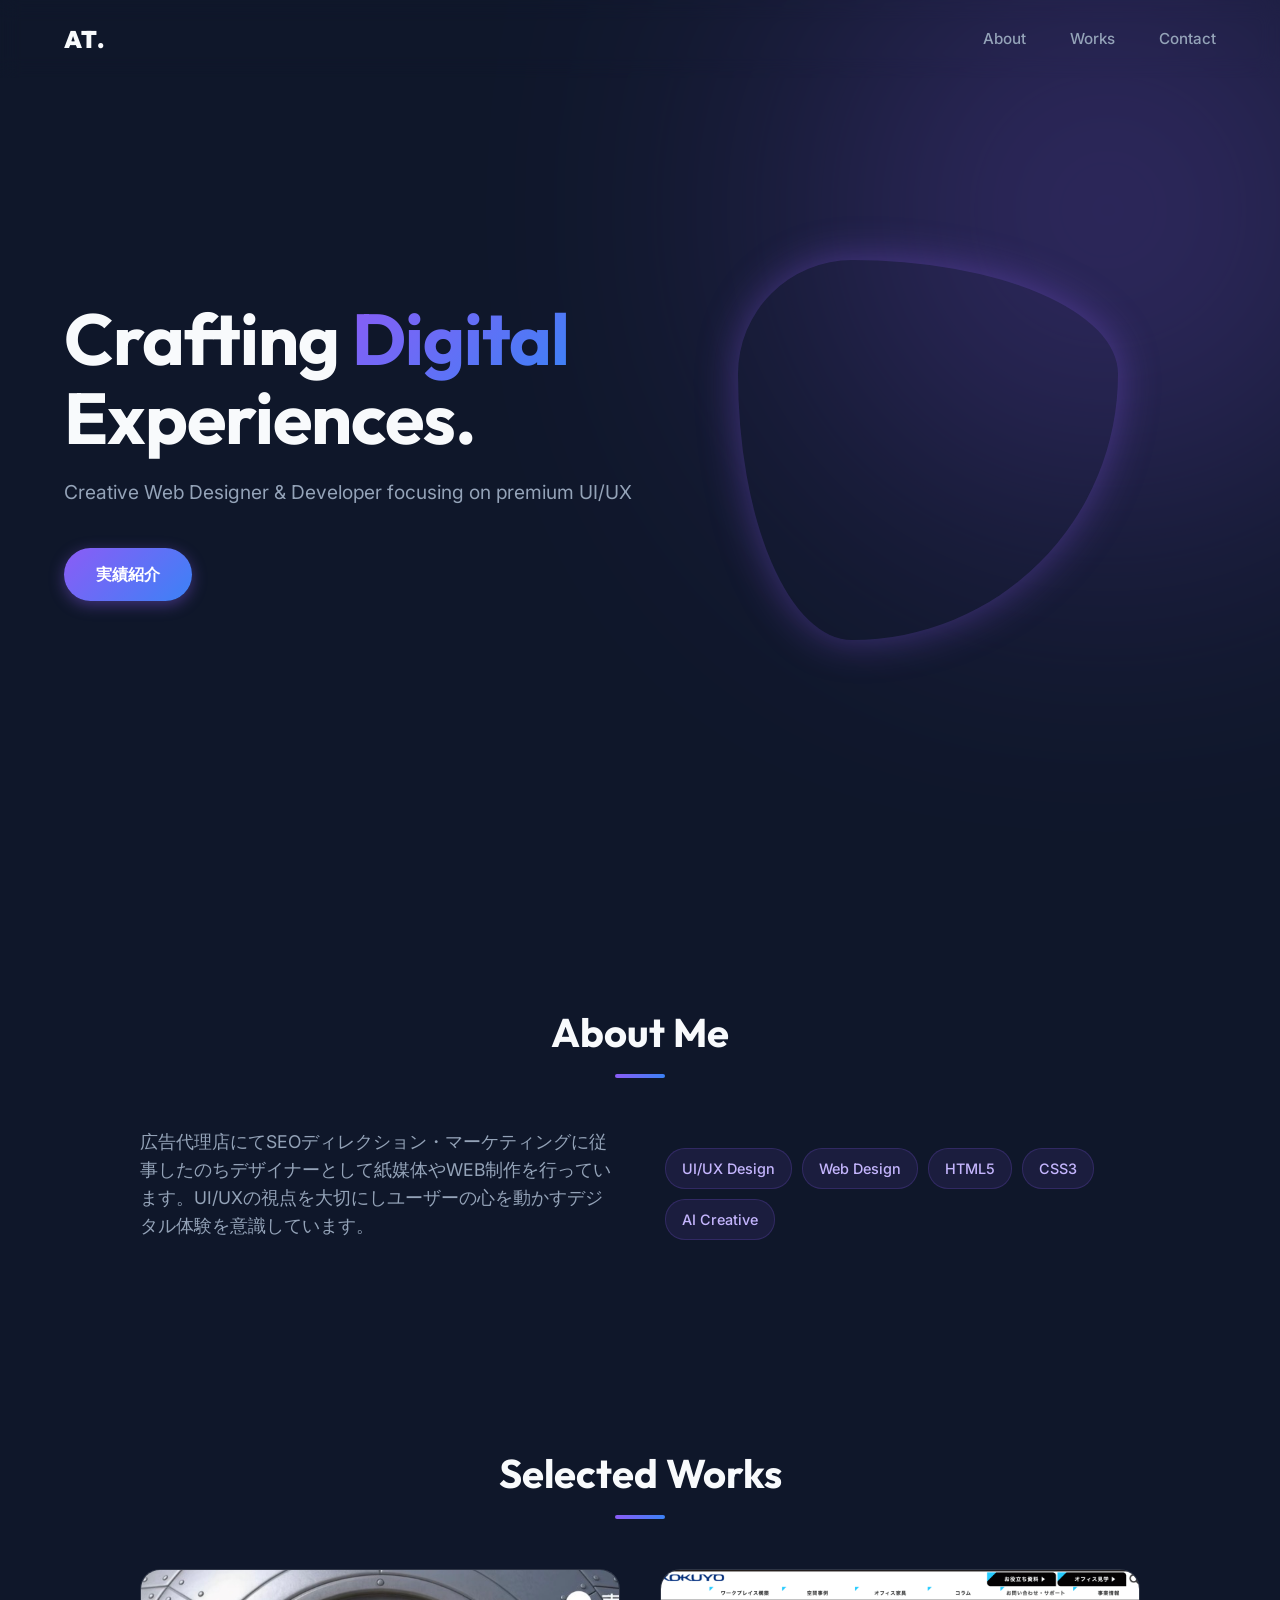
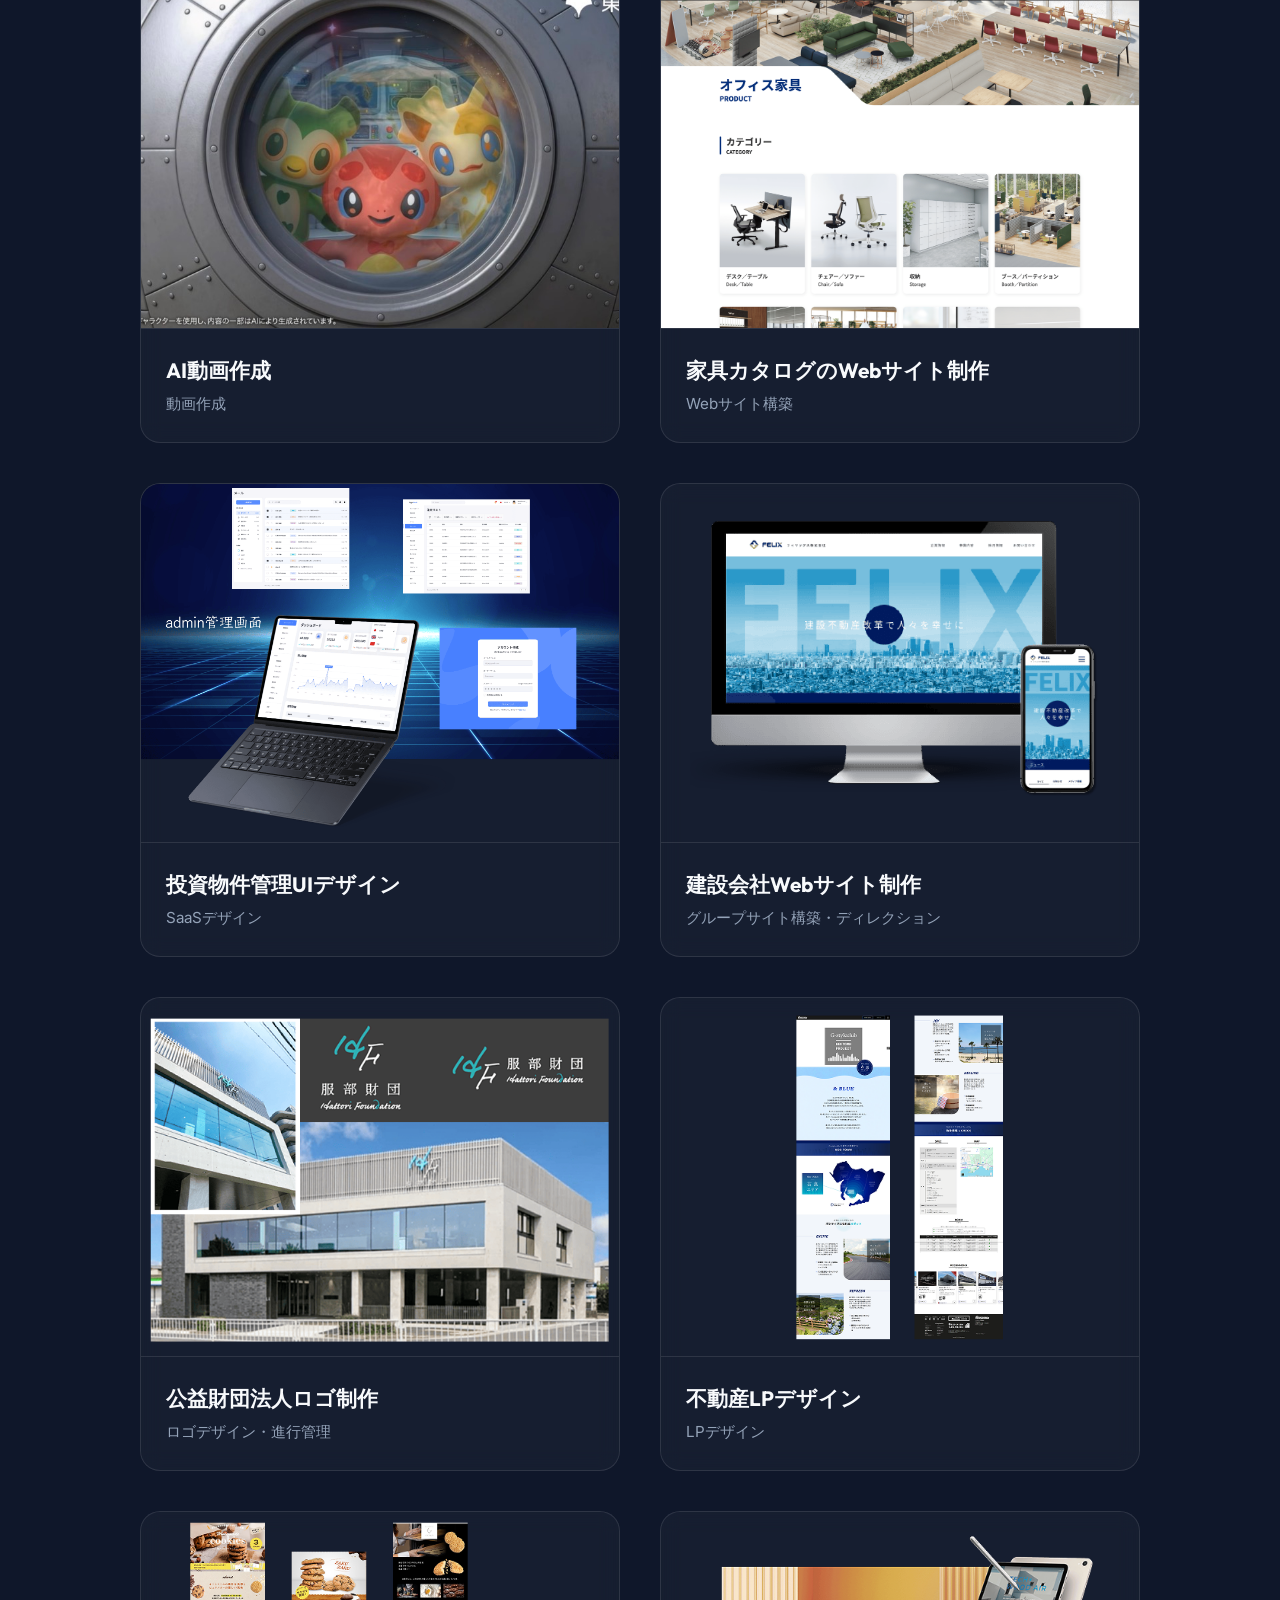
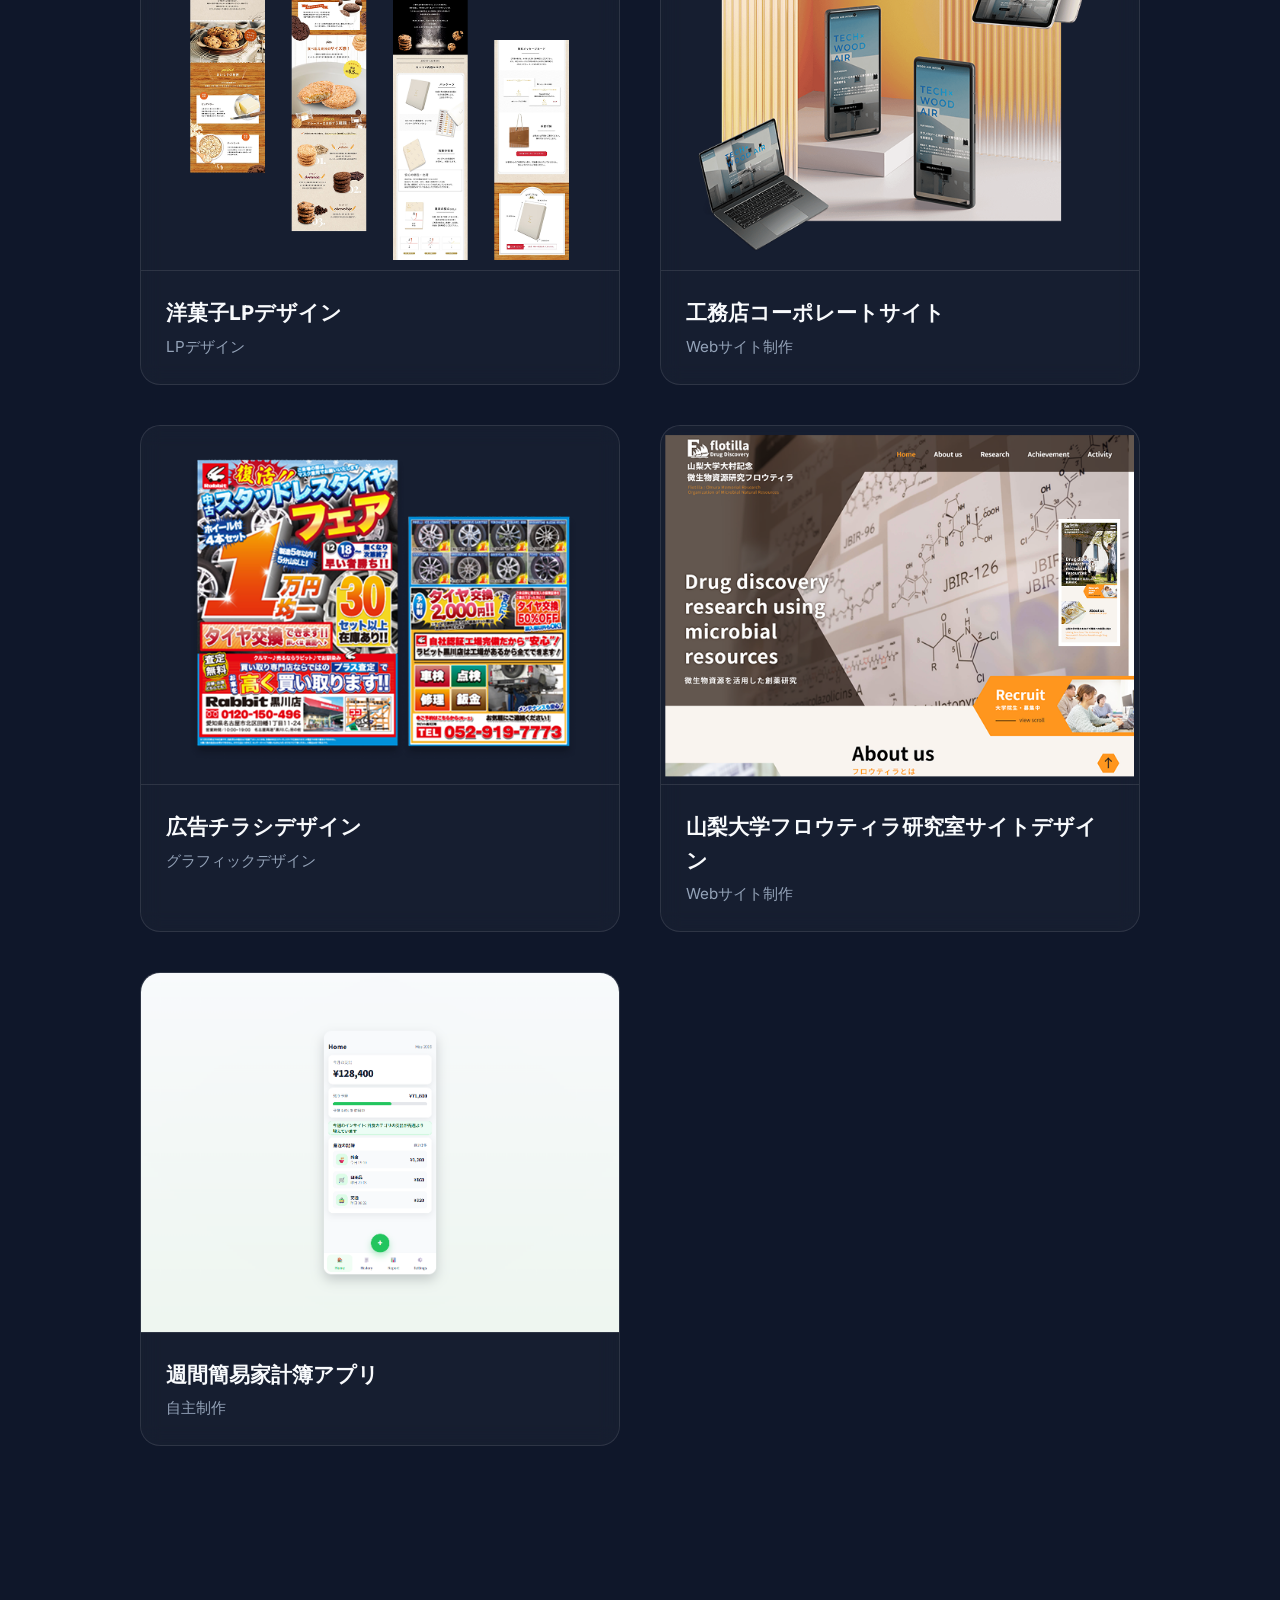
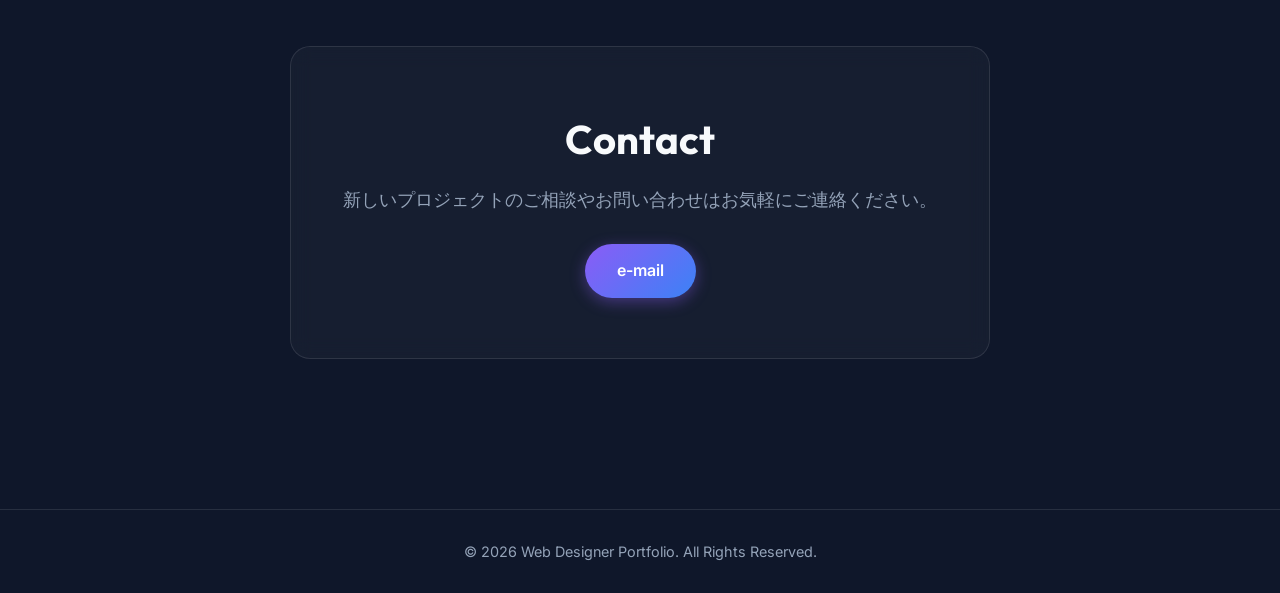
<file: index.html>
<!DOCTYPE html>
<html lang="ja">

<head>
    <meta charset="UTF-8">
    <meta name="viewport" content="width=device-width, initial-scale=1.0">
    <meta name="robots" content="noimageindex">
    <title>AT Portfolio</title>
    <!-- Google Fonts -->
    <link rel="preconnect" href="https://fonts.googleapis.com">
    <link rel="preconnect" href="https://fonts.gstatic.com" crossorigin>
    <link
        href="https://fonts.googleapis.com/css2?family=Inter:wght@400;500;600&family=Outfit:wght@500;700;900&display=swap"
        rel="stylesheet">
    <link rel="stylesheet" href="style.css">
</head>

<body>
    <!-- Navbar -->
    <nav class="navbar">
        <div class="logo">AT.</div>
        <div class="nav-links">
            <a href="#about">About</a>
            <a href="#works">Works</a>
            <a href="#contact">Contact</a>
        </div>
        <div class="burger">
            <div class="line1"></div>
            <div class="line2"></div>
            <div class="line3"></div>
        </div>
    </nav>

    <!-- Hero Section -->
    <section id="hero" class="hero">
        <div class="hero-content">
            <h1 class="hero-title">Crafting <span class="highlight">Digital</span><br>Experiences.</h1>
            <p class="hero-subtitle">Creative Web Designer & Developer focusing on premium UI/UX</p>
            <a href="#works" class="btn primary-btn">実績紹介</a>
        </div>
        <div class="hero-image">
            <div class="hero-image-wrapper glow">
                <!-- <img src="images/profile1.png" alt="Profile Avatar"> -->
            </div>
        </div>
    </section>

    <!-- About Section -->
    <section id="about" class="about section-padding">
        <div class="section-header fade-in">
            <h2>About Me</h2>
            <div class="divider"></div>
        </div>
        <div class="about-grid">
            <div class="about-text fade-in">
                <p>広告代理店にてSEOディレクション・マーケティングに従事したのちデザイナーとして紙媒体やWEB制作を行っています。UI/UXの視点を大切にしユーザーの心を動かすデジタル体験を意識しています。</p>
            </div>
            <div class="skills fade-in">
                <div class="skill-tag">UI/UX Design</div>
                <div class="skill-tag">Web Design</div>
                <div class="skill-tag">HTML5</div>
                <div class="skill-tag">CSS3</div>
                <div class="skill-tag">AI Creative</div>
            </div>
        </div>
    </section>

    <!-- Works Section -->
    <section id="works" class="works section-padding">
        <div class="section-header fade-in">
            <h2>Selected Works</h2>
            <div class="divider"></div>
        </div>
        <div class="works-grid">
            <!-- Work 1 -->
            <div class="work-card glass fade-in">
                <a href="project-1.html" class="work-link">
                    <div class="work-img">
                        <img src="images/work1.jpg" alt="Project 1" loading="lazy" decoding="async">
                        <div class="work-overlay">
                            <span class="btn-sm">View Project</span>
                        </div>
                    </div>
                </a>
                <div class="work-info">
                    <h3>AI動画作成</h3>
                    <p>動画作成</p>
                </div>
            </div>
            <!-- Work 2 -->
            <div class="work-card glass fade-in">
                <a href="project-2.html" class="work-link">
                    <div class="work-img">
                        <img src="images/work2.png" alt="Project 2" loading="lazy" decoding="async">
                        <div class="work-overlay">
                            <span class="btn-sm">View Project</span>
                        </div>
                    </div>
                </a>
                <div class="work-info">
                    <h3>家具カタログのWebサイト制作</h3>
                    <p>Webサイト構築</p>
                </div>
            </div>
            <!-- Work 3 -->
            <div class="work-card glass fade-in">
                <a href="project-3.html" class="work-link">
                    <div class="work-img">
                        <img src="images/works3.png" alt="Project 1" loading="lazy" decoding="async">
                        <div class="work-overlay">
                            <span class="btn-sm">View Project</span>
                        </div>
                    </div>
                </a>
                <div class="work-info">
                    <h3>投資物件管理UIデザイン</h3>
                    <p>SaaSデザイン</p>
                </div>
            </div>
            <!-- Work 4 -->
            <div class="work-card glass fade-in">
                <a href="project-4.html" class="work-link">
                    <div class="work-img">
                        <img src="images/work4.png" alt="Project 2" loading="lazy" decoding="async">
                        <div class="work-overlay">
                            <span class="btn-sm">View Project</span>
                        </div>
                    </div>
                </a>
                <div class="work-info">
                    <h3>建設会社Webサイト制作</h3>
                    <p>グループサイト構築・ディレクション</p>
                </div>
            </div>
            <!-- Work 5 -->
            <div class="work-card glass fade-in">
                <a href="project-5.html" class="work-link">
                    <div class="work-img">
                        <img src="images/work5.png" alt="Project 2" loading="lazy" decoding="async">
                        <div class="work-overlay">
                            <span class="btn-sm">View Project</span>
                        </div>
                    </div>
                </a>
                <div class="work-info">
                    <h3>公益財団法人ロゴ制作</h3>
                    <p>ロゴデザイン・進行管理</p>
                </div>
            </div>
            <!-- Work 6 -->
            <div class="work-card no-hover glass fade-in">
                <div class="work-img">
                    <img src="images/estate-lp.png" alt="Project 6" loading="lazy" decoding="async">
                </div>
                <div class="work-info">
                    <h3>不動産LPデザイン</h3>
                    <p>LPデザイン</p>
                </div>
            </div>
            <!-- Work 7 -->
            <div class="work-card no-hover glass fade-in">
                <div class="work-img">
                    <img src="images/cookie-lp.png" alt="Project 7" loading="lazy" decoding="async">
                </div>
                <div class="work-info">
                    <h3>洋菓子LPデザイン</h3>
                    <p>LPデザイン</p>
                </div>
            </div>
            <!-- Work 8 -->
            <div class="work-card no-hover glass fade-in">
                <div class="work-img">
                    <img src="images/house-coporatesite.png" alt="Project 8" loading="lazy" decoding="async">
                </div>
                <div class="work-info">
                    <h3>工務店コーポレートサイト</h3>
                    <p>Webサイト制作</p>
                </div>
            </div>
            <!-- Work 9 -->
            <div class="work-card no-hover glass fade-in">
                <div class="work-img">
                    <img src="images/rabbit_ad.png" alt="Project 9" loading="lazy" decoding="async">
                </div>
                <div class="work-info">
                    <h3>広告チラシデザイン</h3>
                    <p>グラフィックデザイン</p>
                </div>
            </div>
            <!-- Work 10 -->
            <div class="work-card no-hover glass fade-in">
                <div class="work-img">
                    <img src="images/flotilla.png" alt="Project 10" loading="lazy" decoding="async">
                </div>
                <div class="work-info">
                    <h3>山梨大学フロウティラ研究室サイトデザイン</h3>
                    <p>Webサイト制作</p>
                </div>
            </div>

             <!-- Work 11 -->
            <div class="work-card no-hover glass fade-in">
                <a href="https://at-designs0000.github.io/household-budgeting-app/" target="_blank" rel="noopener noreferrer" class="work-link">
                    <div class="work-img">
                        <img src="images/budget-app.png" alt="Project 10" loading="lazy" decoding="async">
                        <div class="work-overlay">
                            <span class="btn-icon">
                                <svg xmlns="http://www.w3.org/2000/svg" width="20" height="20" viewBox="0 0 24 24" fill="none" stroke="currentColor" stroke-width="2" stroke-linecap="round" stroke-linejoin="round">
                                    <path d="M18 13v6a2 2 0 0 1-2 2H5a2 2 0 0 1-2-2V8a2 2 0 0 1 2-2h6"></path>
                                    <polyline points="15 3 21 3 21 9"></polyline>
                                    <line x1="10" y1="14" x2="21" y2="3"></line>
                                </svg>
                            </span>
                        </div>
                    </div>
                </a>
                <div class="work-info">
                    <h3>週間簡易家計簿アプリ</h3>
                    <p>自主制作</p>
                </div>
        </div>
    </section>

    <!-- Contact Section -->
    <section id="contact" class="contact section-padding">
        <div class="contact-card glass fade-in">
            <h2>Contact</h2>
            <p>新しいプロジェクトのご相談やお問い合わせはお気軽にご連絡ください。</p>
            <a href="mailto:hello@example.com" class="btn primary-btn">e-mail</a>
        </div>
    </section>

    <footer>
        <p>© 2026 Web Designer Portfolio. All Rights Reserved.</p>
    </footer>

    <script src="script.js"></script>
</body>

</html>
</file>
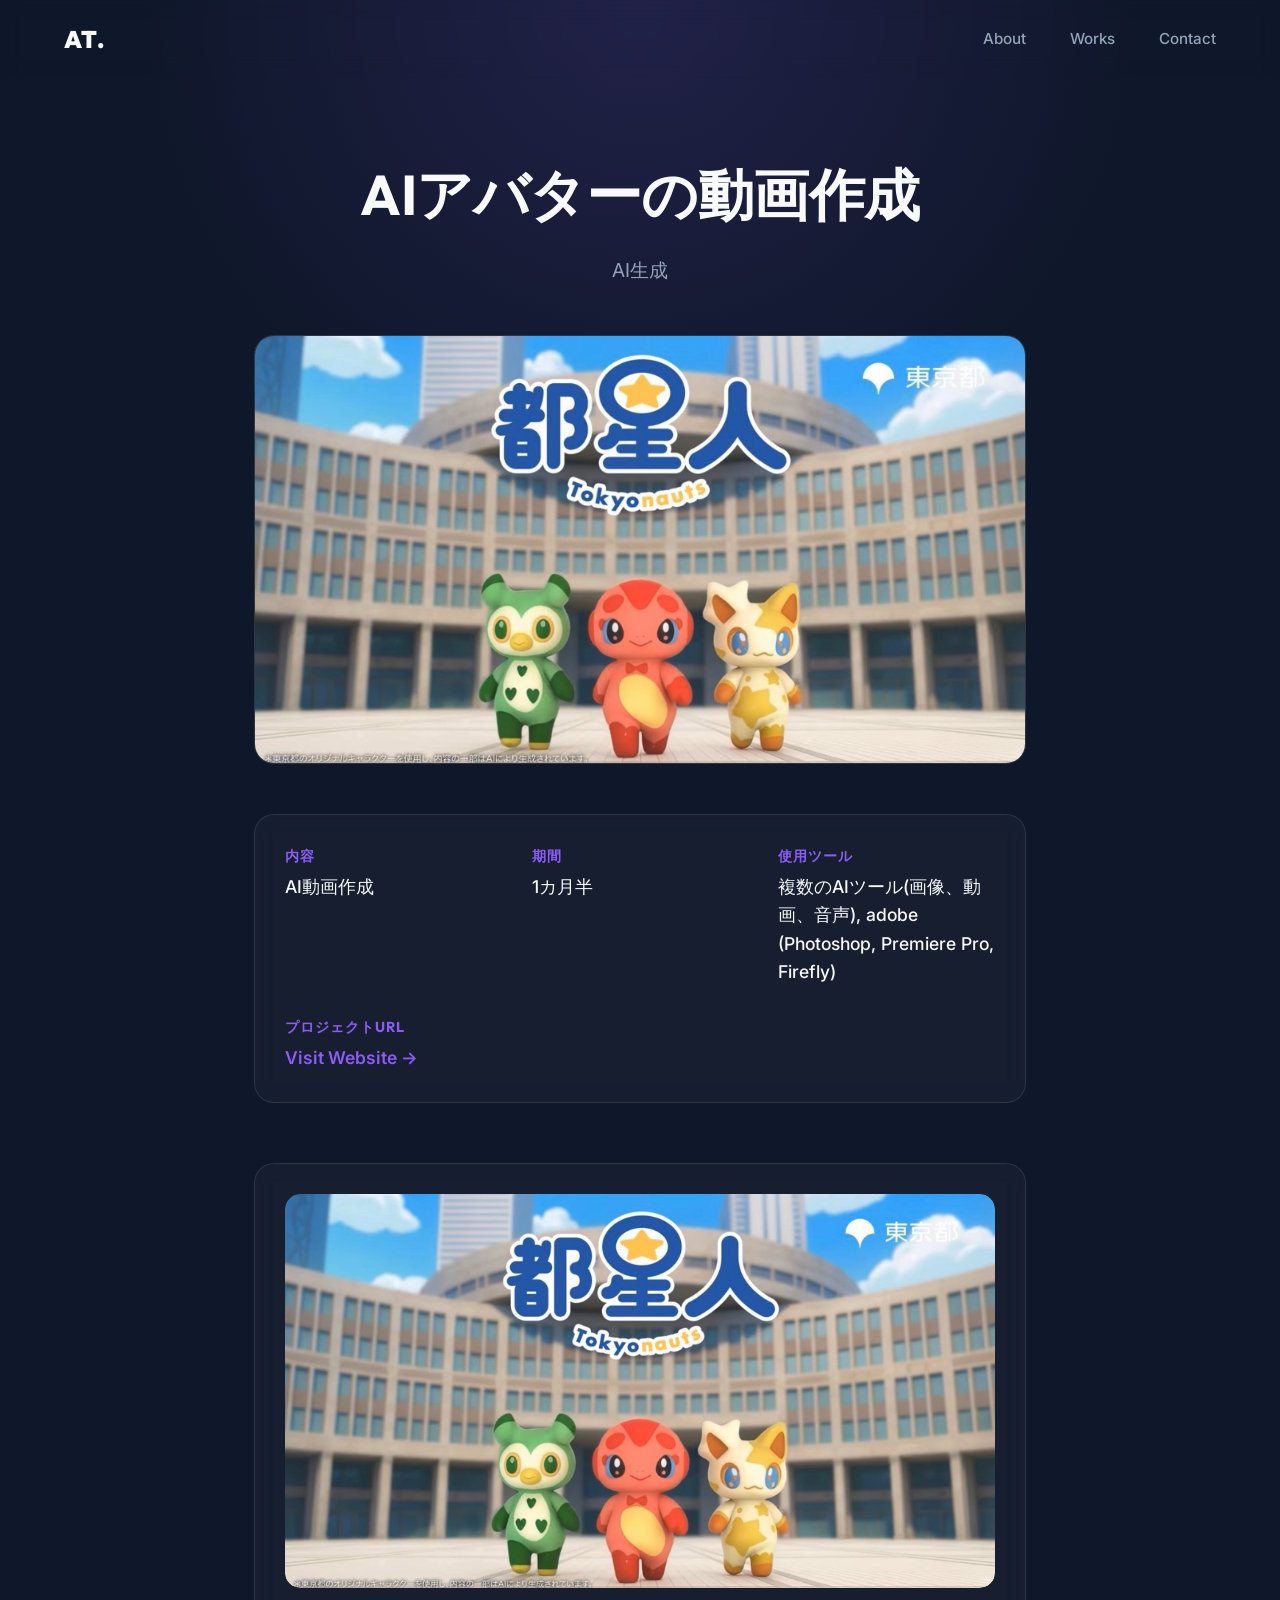
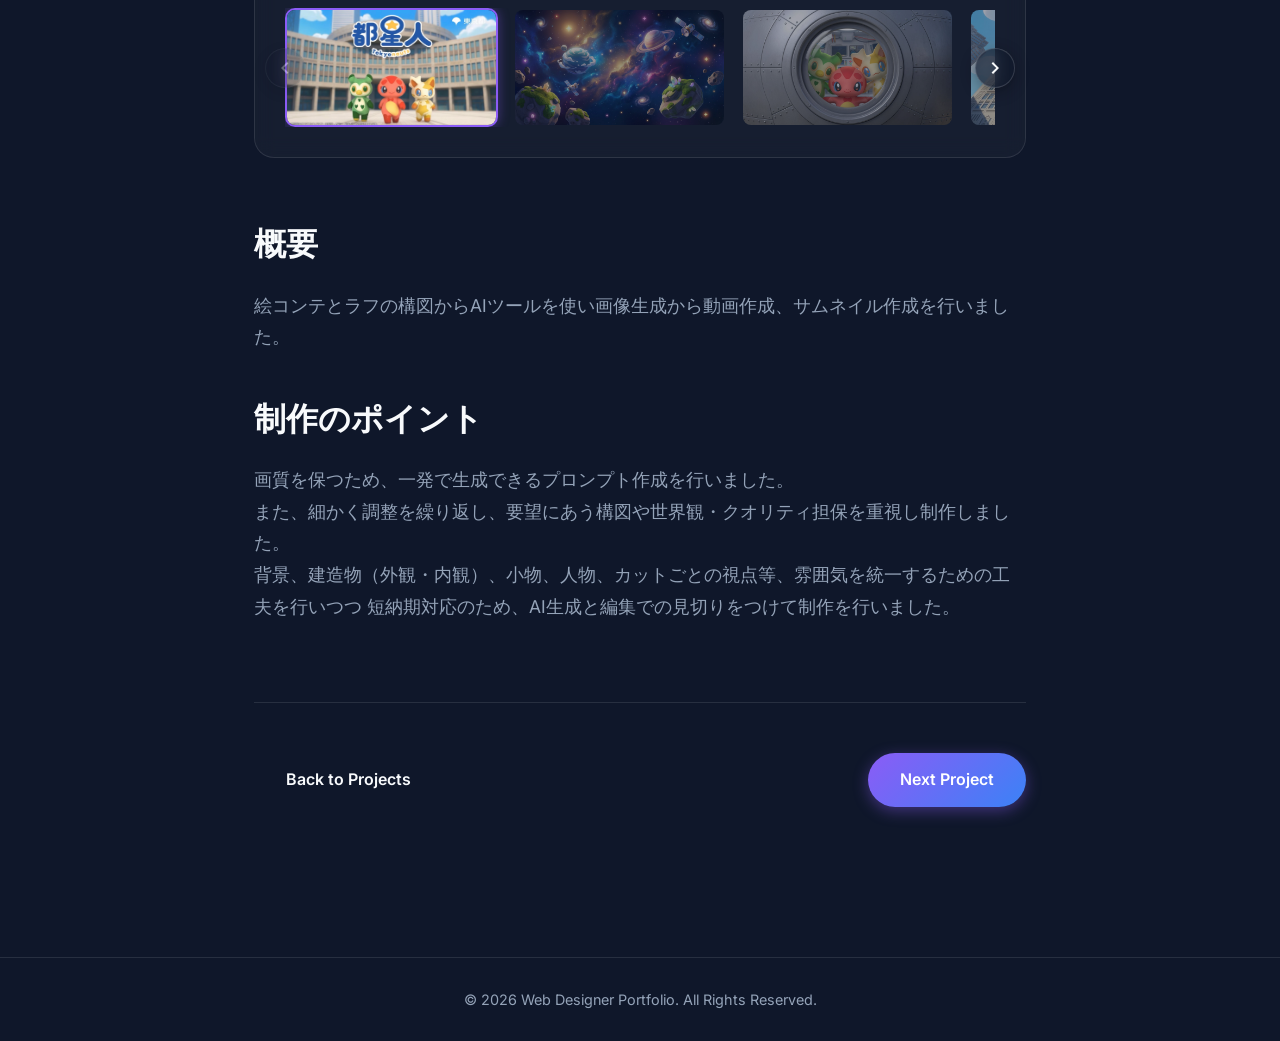
<file: project-1.html>
<!DOCTYPE html>
<html lang="ja">

<head>
    <meta charset="UTF-8">
    <meta name="viewport" content="width=device-width, initial-scale=1.0">
    <meta name="robots" content="noimageindex">
    <title>AI avatar video creation | AT Portfolio</title>
    <!-- Google Fonts -->
    <link rel="preconnect" href="https://fonts.googleapis.com">
    <link rel="preconnect" href="https://fonts.gstatic.com" crossorigin>
    <link
        href="https://fonts.googleapis.com/css2?family=Inter:wght@400;500;600&family=Outfit:wght@500;700;900&display=swap"
        rel="stylesheet">
    <link rel="stylesheet" href="style.css">
    <link rel="stylesheet" href="project.css">
</head>

<body>
    <nav class="navbar scrolled">
        <div class="logo"><a href="index.html">AT.</a></div>
        <div class="nav-links">
            <a href="index.html#about">About</a>
            <a href="index.html#works">Works</a>
            <a href="index.html#contact">Contact</a>
        </div>
        <div class="burger">
            <div class="line1"></div>
            <div class="line2"></div>
            <div class="line3"></div>
        </div>
    </nav>

    <header class="project-hero">
        <div class="project-hero-content fade-in">
            <h1>AIアバターの動画作成</h1>
            <p>AI生成</p>
        </div>
    </header>

    <main class="project-main section-padding">
        <div class="project-cover fade-in">
            <img src="images/work1-1.jpg" alt="ai avator" class="glass">
        </div>

        <div class="project-meta glass fade-in">
            <div class="meta-item">
                <h3>内容</h3>
                <p>AI動画作成</p>
            </div>
            <div class="meta-item">
                <h3>期間</h3>
                <p>1カ月半</p>
            </div>
            <div class="meta-item">
                <h3>使用ツール</h3>
                <p>複数のAIツール(画像、動画、音声), adobe (Photoshop, Premiere Pro, Firefly)</p>
            </div>
            <div class="meta-item">
                <h3>プロジェクトURL</h3>
                <p><a href="https://www.metro.tokyo.lg.jp/tosei/koho/tokyo_avatar" class="project-url-link">Visit Website →</a></p>
            </div>
            <!-- <div class="meta-item">
                <h3>動画再生</h3>
                <p><a href="video-player.html" class="project-url-link">Play Video →</a></p>
            </div> -->
        </div>

        <div class="project-gallery glass fade-in">
            <div class="gallery-main">
                <img id="gallery-main-img" src="images/work1-1.jpg" alt="Main Project Image">
            </div>
            <div class="gallery-thumbnails-wrapper">
                <button class="nav-btn prev-btn" aria-label="Previous image" disabled>
                    <svg viewBox="0 0 24 24" width="24" height="24"><path d="M15.41 7.41L14 6l-6 6 6 6 1.41-1.41L10.83 12z" fill="currentColor"/></svg>
                </button>
                <div class="thumbnails-viewport">
                    <div class="thumbnails-track">
                        <img src="images/work1-1.jpg" alt="Thumbnail 1" class="thumbnail active" data-src="images/work1-1.jpg">
                        <img src="images/work-1-2.jpg" alt="Thumbnail 2" class="thumbnail" data-src="images/work-1-2.jpg">
                        <img src="images/work1-3.jpg" alt="Thumbnail 3" class="thumbnail" data-src="images/work1-3.jpg">
                        <img src="images/work1-4.jpg" alt="Thumbnail 4" class="thumbnail" data-src="images/work1-4.jpg">
                        <img src="images/work1-5.jpg" alt="Thumbnail 5" class="thumbnail" data-src="images/work1-5.jpg">
                        <img src="images/work1-6.jpg" alt="Thumbnail 6" class="thumbnail" data-src="images/work1-6.jpg">
                        <img src="images/work1-7.png" alt="Thumbnail 7" class="thumbnail" data-src="images/work1-7.png">
                        <img src="images/work1-8.png" alt="Thumbnail 8" class="thumbnail" data-src="images/work1-8.png">
                        <img src="images/work1-9.png" alt="Thumbnail 9" class="thumbnail" data-src="images/work1-9.png">
                    </div>
                </div>
                <button class="nav-btn next-btn" aria-label="Next image">
                    <svg viewBox="0 0 24 24" width="24" height="24"><path d="M10 6L8.59 7.41 13.17 12l-4.58 4.59L10 18l6-6z" fill="currentColor"/></svg>
                </button>
            </div>
        </div>

        <div class="project-description fade-in">
            <h2>概要</h2>
            <p>絵コンテとラフの構図からAIツールを使い画像生成から動画作成、サムネイル作成を行いました。</p>

            <h2 style="margin-top: 40px;">制作のポイント</h2>
            <p>画質を保つため、一発で生成できるプロンプト作成を行いました。<br>
                また、細かく調整を繰り返し、要望にあう構図や世界観・クオリティ担保を重視し制作しました。<br>
                背景、建造物（外観・内観）、小物、人物、カットごとの視点等、雰囲気を統一するための工夫を行いつつ
                短納期対応のため、AI生成と編集での見切りをつけて制作を行いました。
            </p>

            
        </div>


        

        <div class="project-nav fade-in">
            <a href="index.html#works" class="btn">Back to Projects</a>
            <a href="project-2.html" class="btn primary-btn">Next Project</a>
        </div>
    </main>

    <footer>
        <p>© 2026 Web Designer Portfolio. All Rights Reserved.</p>
    </footer>

    <script src="script.js"></script>
</body>

</html>
</file>
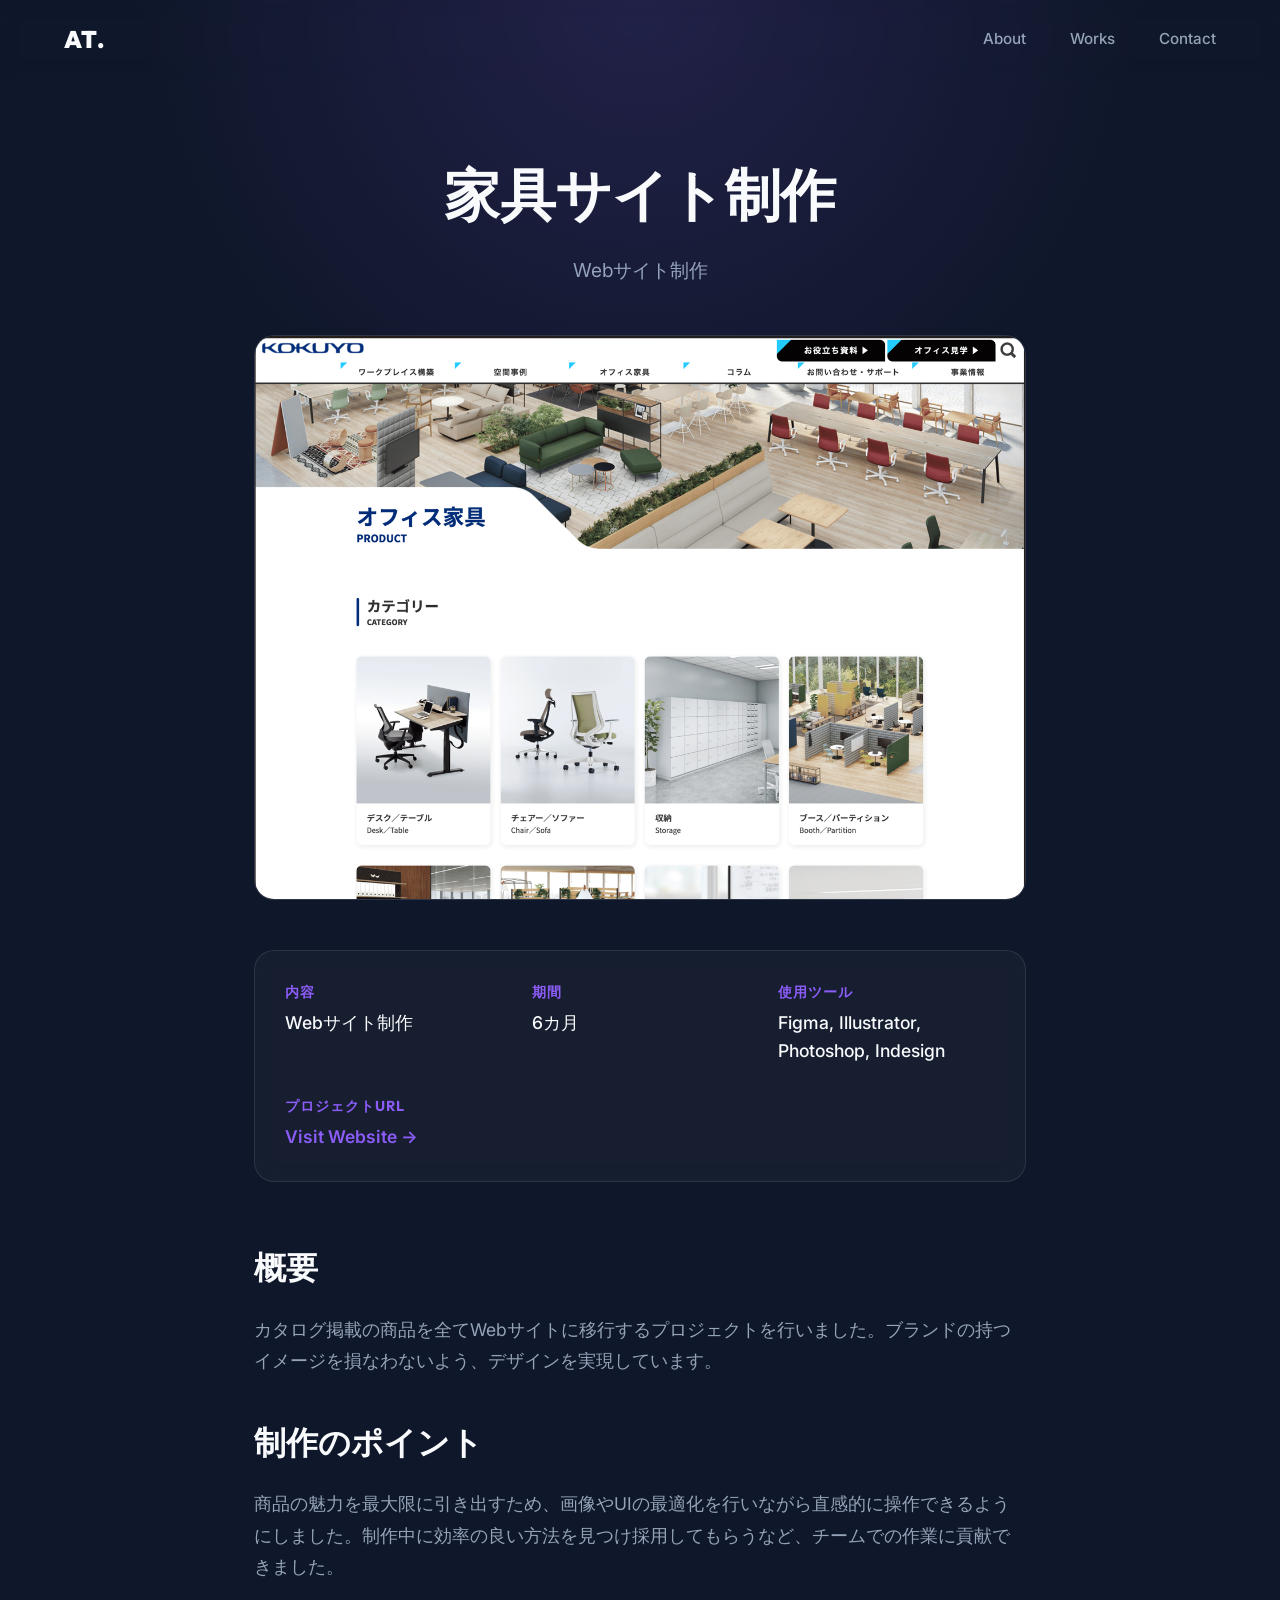
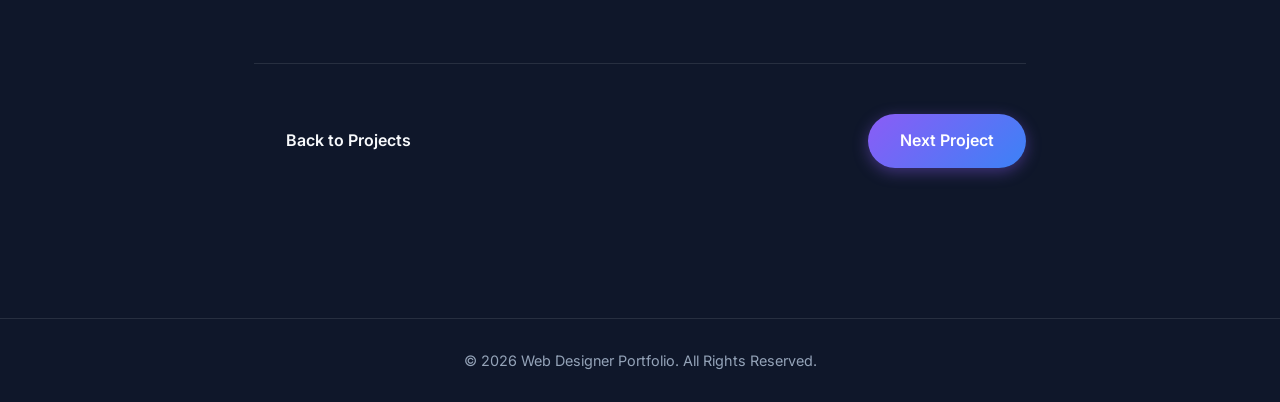
<file: project-2.html>
<!DOCTYPE html>
<html lang="ja">

<head>
    <meta charset="UTF-8">
    <meta name="viewport" content="width=device-width, initial-scale=1.0">
    <meta name="robots" content="noimageindex">
    <title>furniture product site | AT Portfolio</title>
    <!-- Google Fonts -->
    <link rel="preconnect" href="https://fonts.googleapis.com">
    <link rel="preconnect" href="https://fonts.gstatic.com" crossorigin>
    <link
        href="https://fonts.googleapis.com/css2?family=Inter:wght@400;500;600&family=Outfit:wght@500;700;900&display=swap"
        rel="stylesheet">
    <link rel="stylesheet" href="style.css">
    <link rel="stylesheet" href="project.css">
</head>

<body>
    <nav class="navbar scrolled">
        <div class="logo"><a href="index.html">AT.</a></div>
        <div class="nav-links">
            <a href="index.html#about">About</a>
            <a href="index.html#works">Works</a>
            <a href="index.html#contact">Contact</a>
        </div>
        <div class="burger">
            <div class="line1"></div>
            <div class="line2"></div>
            <div class="line3"></div>
        </div>
    </nav>

    <header class="project-hero">
        <div class="project-hero-content fade-in">
            <h1>家具サイト制作</h1>
            <p>Webサイト制作</p>
        </div>
    </header>

    <main class="project-main section-padding">
        <div class="project-cover fade-in">
            <img src="images/work2.png" alt="E-Commerce App Cover" class="glass">
        </div>

        <div class="project-meta glass fade-in">
            <div class="meta-item">
                <h3>内容</h3>
                <p>Webサイト制作</p>
            </div>
            <div class="meta-item">
                <h3>期間</h3>
                <p>6カ月</p>
            </div>
            <div class="meta-item">
                <h3>使用ツール</h3>
                <p>Figma, Illustrator, Photoshop, Indesign</p>
            </div>
            <div class="meta-item">
                <h3>プロジェクトURL</h3>
                <p><a href="https://www.kokuyo-furniture.co.jp/products/" class="project-url-link">Visit Website →</a>
                </p>
            </div>
        </div>

        <div class="project-description fade-in">
            <h2>概要</h2>
            <p>カタログ掲載の商品を全てWebサイトに移行するプロジェクトを行いました。ブランドの持つイメージを損なわないよう、デザインを実現しています。</p>

            <h2 style="margin-top: 40px;">制作のポイント</h2>
            <p>商品の魅力を最大限に引き出すため、画像やUIの最適化を行いながら直感的に操作できるようにしました。制作中に効率の良い方法を見つけ採用してもらうなど、チームでの作業に貢献できました。</p>
        </div>

        <div class="project-nav fade-in">
            <a href="index.html#works" class="btn">Back to Projects</a>
            <!-- <a href="project-1.html" class="btn primary-btn">Prev Project</a> -->
            <a href="project-3.html" class="btn primary-btn">Next Project</a>
        </div>
    </main>

    <footer>
        <p>© 2026 Web Designer Portfolio. All Rights Reserved.</p>
    </footer>

    <script src="script.js"></script>
</body>

</html>
</file>
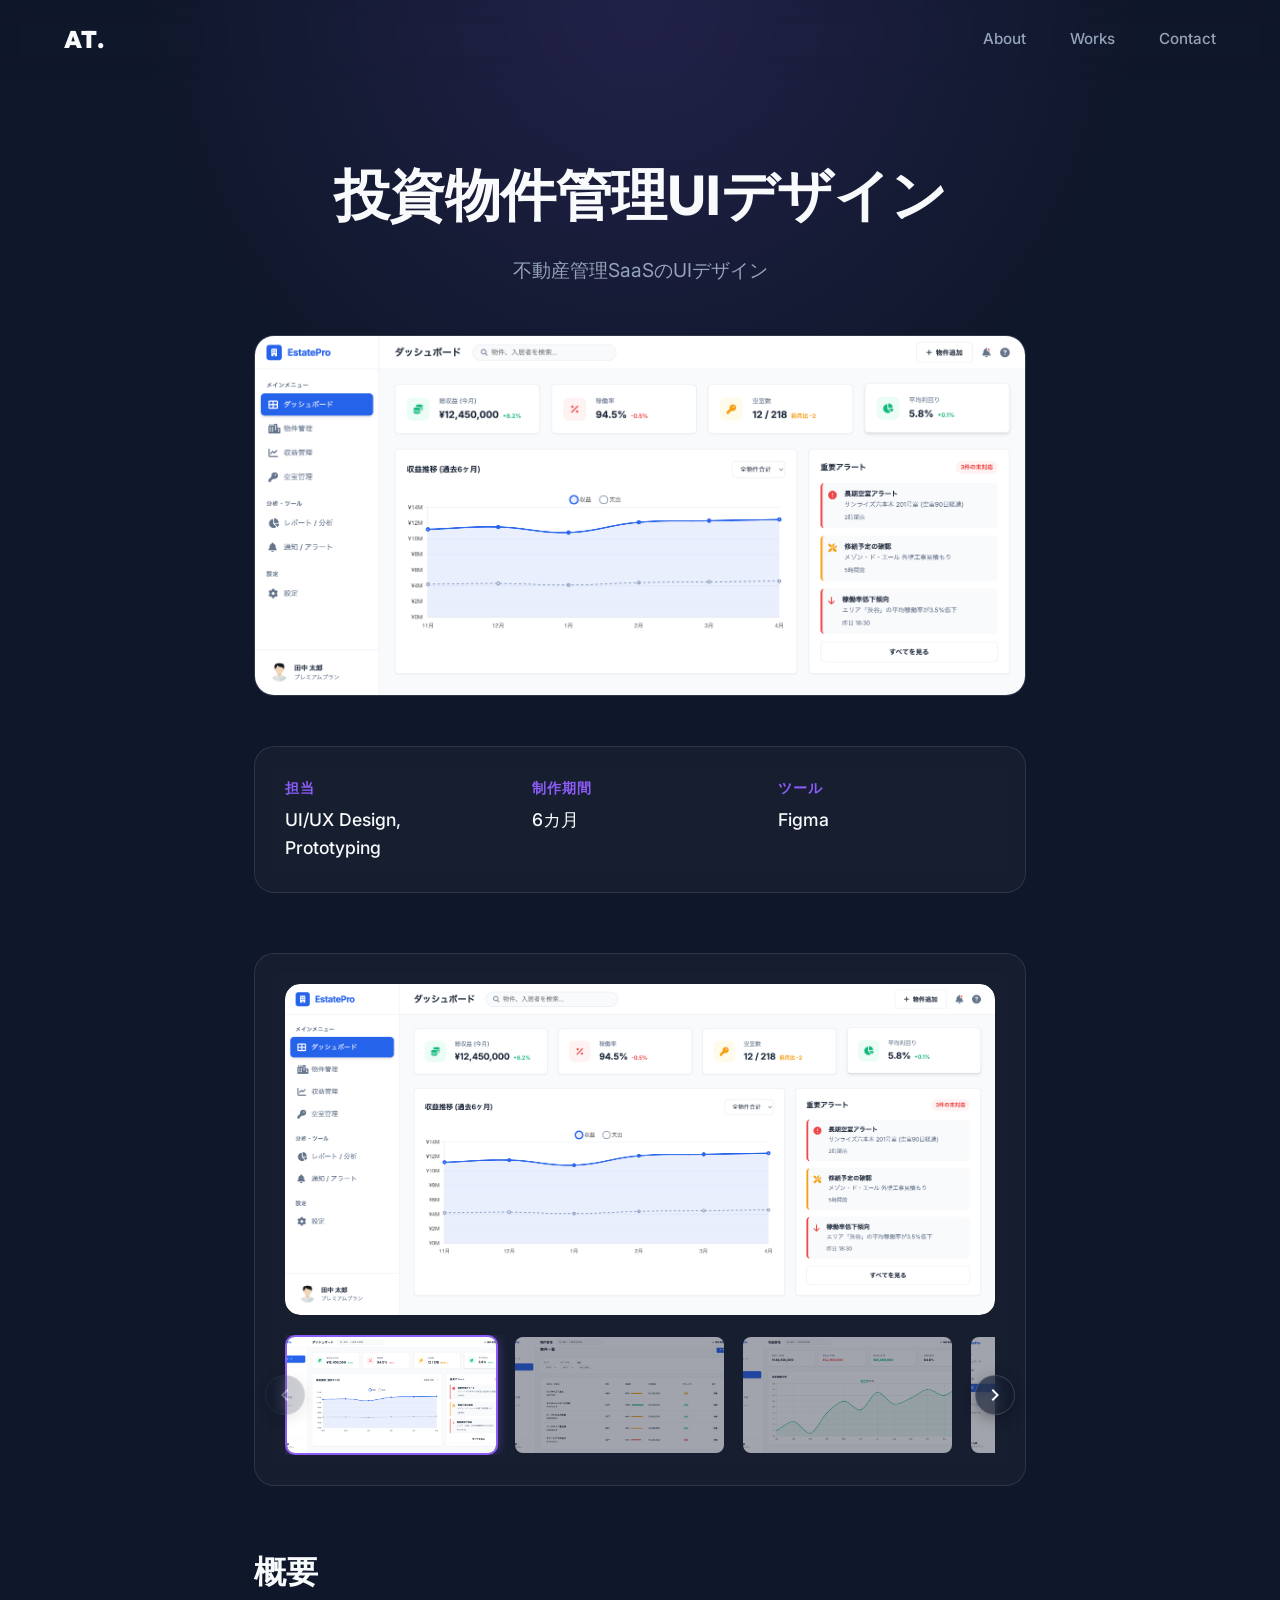
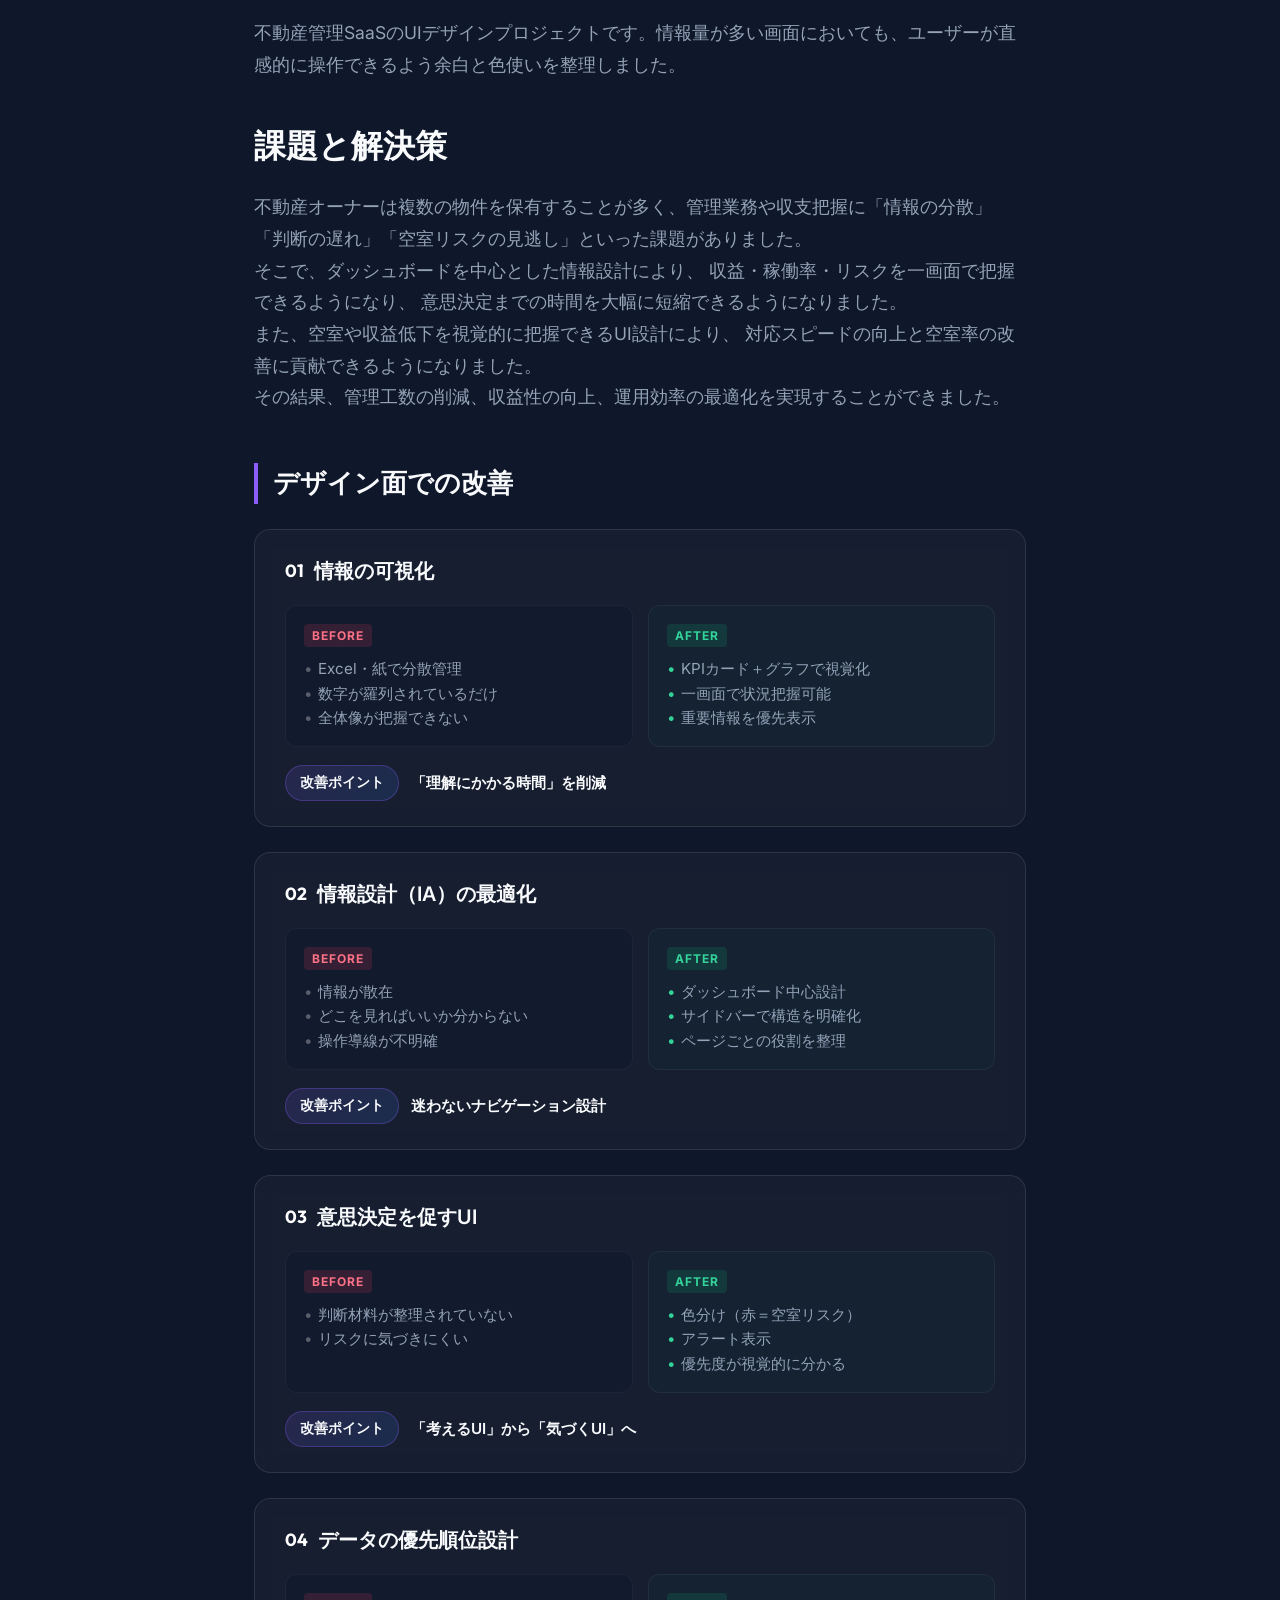
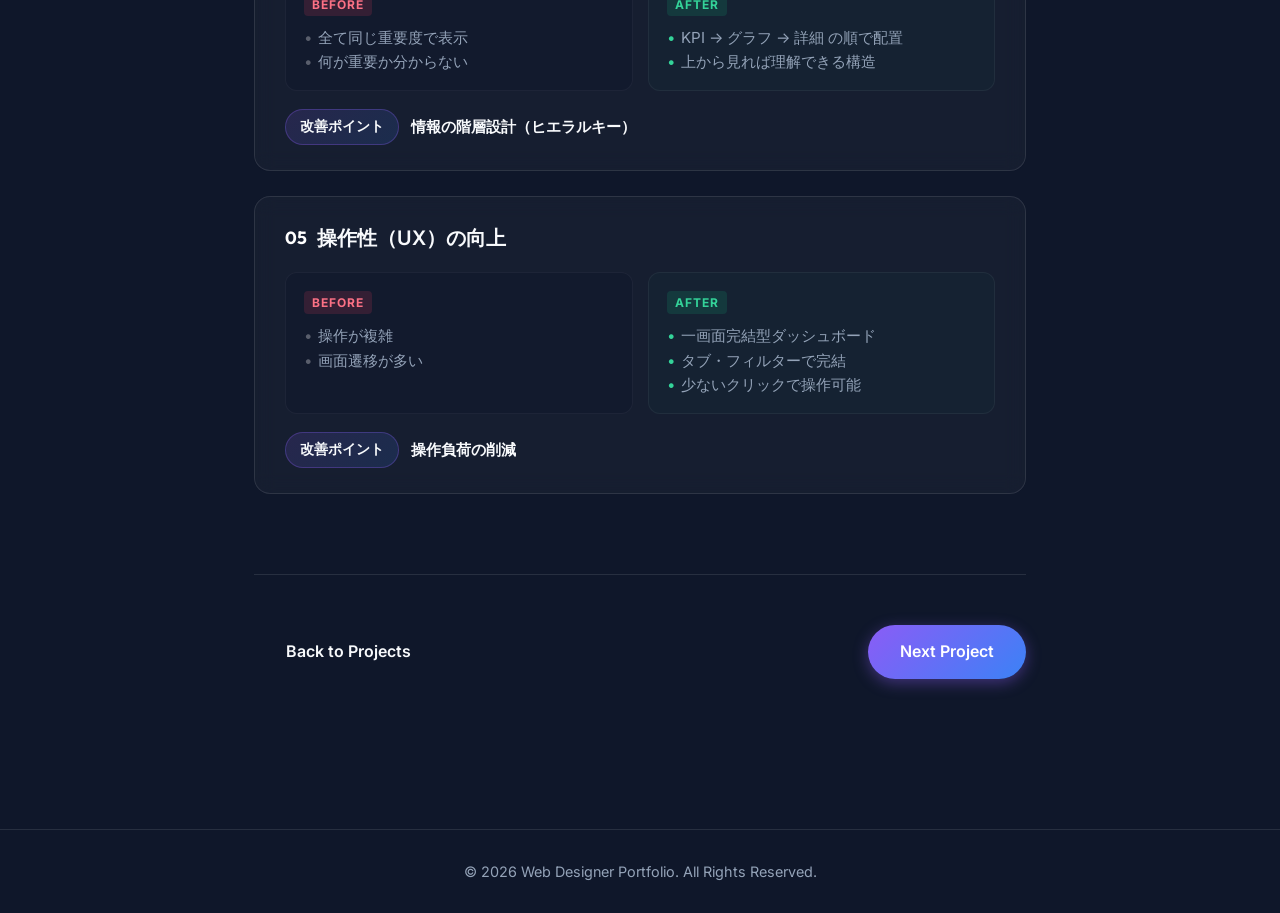
<file: project-3.html>
<!DOCTYPE html>
<html lang="ja">

<head>
    <meta charset="UTF-8">
    <meta name="viewport" content="width=device-width, initial-scale=1.0">
    <meta name="robots" content="noimageindex">
    <title>Dashboard UI Redesign | Web Designer Portfolio</title>
    <!-- Google Fonts -->
    <link rel="preconnect" href="https://fonts.googleapis.com">
    <link rel="preconnect" href="https://fonts.gstatic.com" crossorigin>
    <link
        href="https://fonts.googleapis.com/css2?family=Inter:wght@400;500;600&family=Outfit:wght@500;700;900&display=swap"
        rel="stylesheet">
    <link rel="stylesheet" href="style.css">
    <link rel="stylesheet" href="project.css">
</head>

<body>
    <nav class="navbar scrolled">
        <div class="logo"><a href="index.html">AT.</a></div>
        <div class="nav-links">
            <a href="index.html#about">About</a>
            <a href="index.html#works">Works</a>
            <a href="index.html#contact">Contact</a>
        </div>
        <div class="burger">
            <div class="line1"></div>
            <div class="line2"></div>
            <div class="line3"></div>
        </div>
    </nav>

    <header class="project-hero">
        <div class="project-hero-content fade-in">
            <h1>投資物件管理UIデザイン</h1>
            <p>不動産管理SaaSのUIデザイン</p>
        </div>
    </header>

    <main class="project-main section-padding">
        <div class="project-cover fade-in">
            <img src="images/Real-Estate-Admin-SaaS-thumbnail.png" alt="Dashboard Cover" class="glass">
        </div>

        <div class="project-meta glass fade-in">
            <div class="meta-item">
                <h3>担当</h3>
                <p>UI/UX Design, Prototyping</p>
            </div>
            <div class="meta-item">
                <h3>制作期間</h3>
                <p>6カ月</p>
            </div>
            <div class="meta-item">
                <h3>ツール</h3>
                <p>Figma</p>
            </div>
            <!-- <div class="meta-item">
                <h3>プロジェクトURL</h3>
                <p><a href="https://at-designs0000.github.io/real-estate-admin-saas/" class="project-url-link">Visit
                        Website →</a></p>
            </div> -->
        </div>

         <div class="project-gallery glass fade-in">
            <div class="gallery-main">
                <img id="gallery-main-img" src="images/Real-Estate-Admin-SaaS-thumbnail.png" alt="Main Project Image">
            </div>
            <div class="gallery-thumbnails-wrapper">
                <button class="nav-btn prev-btn" aria-label="Previous image" disabled>
                    <svg viewBox="0 0 24 24" width="24" height="24"><path d="M15.41 7.41L14 6l-6 6 6 6 1.41-1.41L10.83 12z" fill="currentColor"/></svg>
                </button>
                <div class="thumbnails-viewport">
                    <div class="thumbnails-track">
                        <img src="images/Real-Estate-Admin-SaaS-thumbnail.png" alt="Thumbnail 1" class="thumbnail active" data-src="images/Real-Estate-Admin-SaaS-thumbnail.png">
                        <img src="images/work3-2.png" alt="Thumbnail 2" class="thumbnail" data-src="images/work3-2.png">
                        <img src="images/work3-3.png" alt="Thumbnail 3" class="thumbnail" data-src="images/work3-3.png">
                        <img src="images/work3-4.png" alt="Thumbnail 4" class="thumbnail" data-src="images/work3-4.png">
                        <img src="images/dashboard.png" alt="Thumbnail 5" class="thumbnail" data-src="images/dashboard.png">
                       
                    </div>
                </div>
                <button class="nav-btn next-btn" aria-label="Next image">
                    <svg viewBox="0 0 24 24" width="24" height="24"><path d="M10 6L8.59 7.41 13.17 12l-4.58 4.59L10 18l6-6z" fill="currentColor"/></svg>
                </button>
            </div>
        </div>

        <div class="project-description fade-in">
            <h2>概要</h2>
            <p>不動産管理SaaSのUIデザインプロジェクトです。情報量が多い画面においても、ユーザーが直感的に操作できるよう余白と色使いを整理しました。
            </p>

            <h2 style="margin-top: 40px;">課題と解決策</h2>
            <p>不動産オーナーは複数の物件を保有することが多く、管理業務や収支把握に「情報の分散」「判断の遅れ」「空室リスクの見逃し」といった課題がありました。<br>
                そこで、ダッシュボードを中心とした情報設計により、
                収益・稼働率・リスクを一画面で把握できるようになり、
                意思決定までの時間を大幅に短縮できるようになりました。<br>

                また、空室や収益低下を視覚的に把握できるUI設計により、
                対応スピードの向上と空室率の改善に貢献できるようになりました。<br>
                その結果、管理工数の削減、収益性の向上、運用効率の最適化を実現することができました。</p>

            <div class="improvements-container" style="margin-top: 50px;">
                <h3 class="improvement-section-title">デザイン面での改善</h3>
                <div class="improvement-grid">
                    <div class="improvement-card glass">
                        <div class="improvement-header">
                            <span class="card-num">01</span>
                            <h4>情報の可視化</h4>
                        </div>
                        <div class="before-after-container">
                            <div class="ba-box before">
                                <span class="ba-badge">Before</span>
                                <ul>
                                    <li>Excel・紙で分散管理</li>
                                    <li>数字が羅列されているだけ</li>
                                    <li>全体像が把握できない</li>
                                </ul>
                            </div>
                            <div class="ba-box after">
                                <span class="ba-badge">After</span>
                                <ul>
                                    <li>KPIカード＋グラフで視覚化</li>
                                    <li>一画面で状況把握可能</li>
                                    <li>重要情報を優先表示</li>
                                </ul>
                            </div>
                        </div>
                        <div class="improvement-point">
                            <span class="point-label">改善ポイント</span>
                            <span class="point-text">「理解にかかる時間」を削減</span>
                        </div>
                    </div>

                    <div class="improvement-card glass">
                        <div class="improvement-header">
                            <span class="card-num">02</span>
                            <h4>情報設計（IA）の最適化</h4>
                        </div>
                        <div class="before-after-container">
                            <div class="ba-box before">
                                <span class="ba-badge">Before</span>
                                <ul>
                                    <li>情報が散在</li>
                                    <li>どこを見ればいいか分からない</li>
                                    <li>操作導線が不明確</li>
                                </ul>
                            </div>
                            <div class="ba-box after">
                                <span class="ba-badge">After</span>
                                <ul>
                                    <li>ダッシュボード中心設計</li>
                                    <li>サイドバーで構造を明確化</li>
                                    <li>ページごとの役割を整理</li>
                                </ul>
                            </div>
                        </div>
                        <div class="improvement-point">
                            <span class="point-label">改善ポイント</span>
                            <span class="point-text">迷わないナビゲーション設計</span>
                        </div>
                    </div>

                    <div class="improvement-card glass">
                        <div class="improvement-header">
                            <span class="card-num">03</span>
                            <h4>意思決定を促すUI</h4>
                        </div>
                        <div class="before-after-container">
                            <div class="ba-box before">
                                <span class="ba-badge">Before</span>
                                <ul>
                                    <li>判断材料が整理されていない</li>
                                    <li>リスクに気づきにくい</li>
                                </ul>
                            </div>
                            <div class="ba-box after">
                                <span class="ba-badge">After</span>
                                <ul>
                                    <li>色分け（赤＝空室リスク）</li>
                                    <li>アラート表示</li>
                                    <li>優先度が視覚的に分かる</li>
                                </ul>
                            </div>
                        </div>
                        <div class="improvement-point">
                            <span class="point-label">改善ポイント</span>
                            <span class="point-text">「考えるUI」から「気づくUI」へ</span>
                        </div>
                    </div>

                    <div class="improvement-card glass">
                        <div class="improvement-header">
                            <span class="card-num">04</span>
                            <h4>データの優先順位設計</h4>
                        </div>
                        <div class="before-after-container">
                            <div class="ba-box before">
                                <span class="ba-badge">Before</span>
                                <ul>
                                    <li>全て同じ重要度で表示</li>
                                    <li>何が重要か分からない</li>
                                </ul>
                            </div>
                            <div class="ba-box after">
                                <span class="ba-badge">After</span>
                                <ul>
                                    <li>KPI → グラフ → 詳細 の順で配置</li>
                                    <li>上から見れば理解できる構造</li>
                                </ul>
                            </div>
                        </div>
                        <div class="improvement-point">
                            <span class="point-label">改善ポイント</span>
                            <span class="point-text">情報の階層設計（ヒエラルキー）</span>
                        </div>
                    </div>

                    <div class="improvement-card glass">
                        <div class="improvement-header">
                            <span class="card-num">05</span>
                            <h4>操作性（UX）の向上</h4>
                        </div>
                        <div class="before-after-container">
                            <div class="ba-box before">
                                <span class="ba-badge">Before</span>
                                <ul>
                                    <li>操作が複雑</li>
                                    <li>画面遷移が多い</li>
                                </ul>
                            </div>
                            <div class="ba-box after">
                                <span class="ba-badge">After</span>
                                <ul>
                                    <li>一画面完結型ダッシュボード</li>
                                    <li>タブ・フィルターで完結</li>
                                    <li>少ないクリックで操作可能</li>
                                </ul>
                            </div>
                        </div>
                        <div class="improvement-point">
                            <span class="point-label">改善ポイント</span>
                            <span class="point-text">操作負荷の削減</span>
                        </div>
                    </div>
                </div>

                <!-- <h3 class="improvement-section-title" style="margin-top: 60px;">KPI面での改善</h3>
                <div class="kpi-grid">
                    <div class="kpi-card glass">
                        <div class="kpi-header">
                            <span class="kpi-num">01</span>
                            <h4>意思決定スピード</h4>
                        </div>
                        <div class="kpi-highlight-result">
                            <span class="kpi-highlight-label">改善結果</span>
                            <span class="kpi-highlight-stat highlight">約 80%短縮</span>
                        </div>
                        <div class="kpi-comparison">
                            <div class="kpi-comp-item before">
                                <span class="kpi-tag">Before</span>
                                <p>物件状況把握に 30分以上</p>
                            </div>
                            <div class="kpi-comp-item after">
                                <span class="kpi-tag">After</span>
                                <p>ダッシュボードで 5分以内</p>
                            </div>
                        </div>
                    </div>

                    <div class="kpi-card glass">
                        <div class="kpi-header">
                            <span class="kpi-num">02</span>
                            <h4>空室対応の早期化</h4>
                        </div>
                        <div class="kpi-highlight-result">
                            <span class="kpi-highlight-label">空室対応スピード</span>
                            <span class="kpi-highlight-stat highlight">約 70%向上</span>
                        </div>
                        <div class="kpi-comparison">
                            <div class="kpi-comp-item before">
                                <span class="kpi-tag">Before</span>
                                <p>空室に気づくまで数日〜1週間</p>
                            </div>
                            <div class="kpi-comp-item after">
                                <span class="kpi-tag">After</span>
                                <p>リアルタイムでアラート表示</p>
                            </div>
                        </div>
                    </div>

                    <div class="kpi-card glass">
                        <div class="kpi-header">
                            <span class="kpi-num">03</span>
                            <h4>空室率の改善</h4>
                        </div>
                        <div class="kpi-highlight-result">
                            <span class="kpi-highlight-label">改善結果</span>
                            <span class="kpi-highlight-stat highlight">約 25%改善</span>
                        </div>
                        <div class="kpi-comparison">
                            <div class="kpi-comp-item before">
                                <span class="kpi-tag">Before</span>
                                <p>平均空室率 20%</p>
                            </div>
                            <div class="kpi-comp-item after">
                                <span class="kpi-tag">After</span>
                                <p>平均空室率 15%</p>
                            </div>
                        </div>
                    </div>

                    <div class="kpi-card glass">
                        <div class="kpi-header">
                            <span class="kpi-num">04</span>
                            <h4>管理工数の削減</h4>
                        </div>
                        <div class="kpi-highlight-result">
                            <span class="kpi-highlight-label">管理時間</span>
                            <span class="kpi-highlight-stat highlight">50%削減</span>
                        </div>
                        <div class="kpi-comparison">
                            <div class="kpi-comp-item before">
                                <span class="kpi-tag">Before</span>
                                <p>手動管理・確認作業が多い</p>
                            </div>
                            <div class="kpi-comp-item after">
                                <span class="kpi-tag">After</span>
                                <p>自動可視化</p>
                            </div>
                        </div>
                    </div>
                </div> -->
            </div>

        </div>

        <div class="project-nav fade-in">
            <a href="index.html#works" class="btn">Back to Projects</a>
            <a href="project-4.html" class="btn primary-btn">Next Project</a>
        </div>
    </main>

    <footer>
        <p>© 2026 Web Designer Portfolio. All Rights Reserved.</p>
    </footer>

    <script src="script.js"></script>
</body>

</html>
</file>
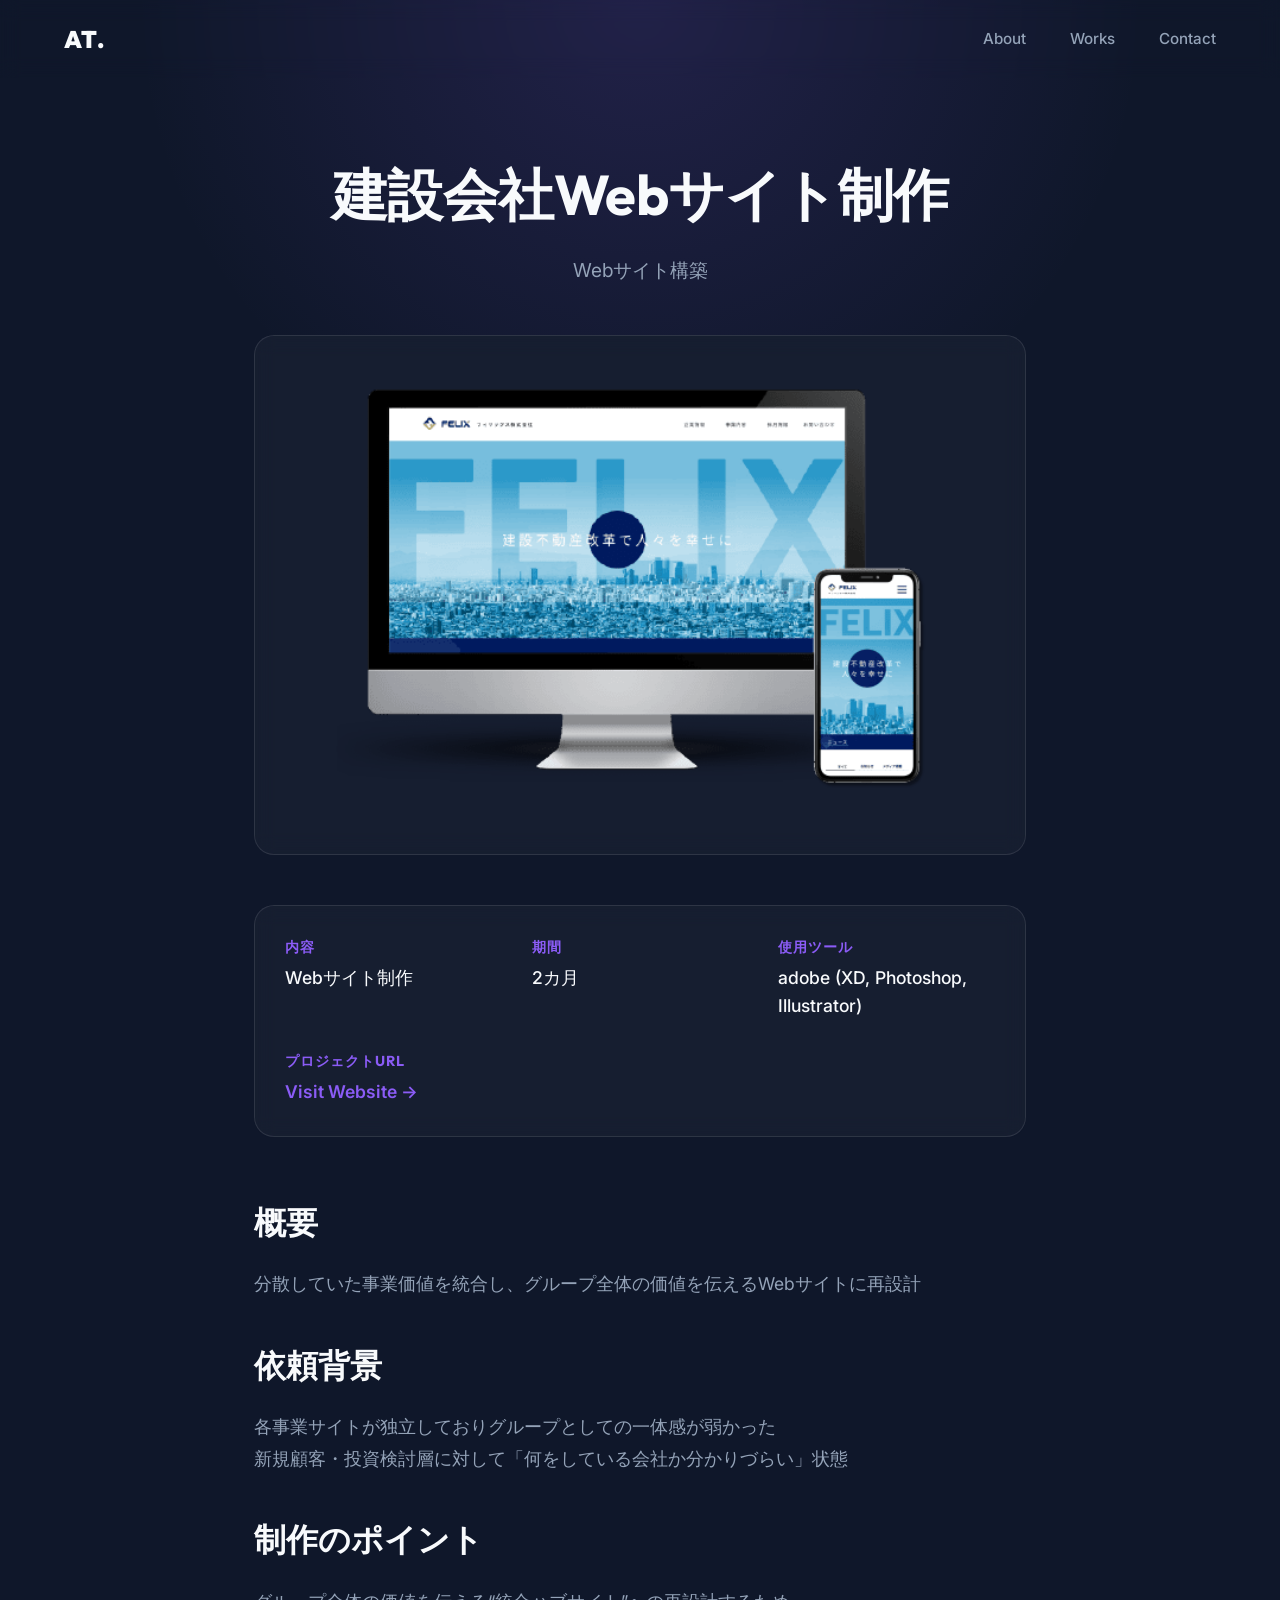
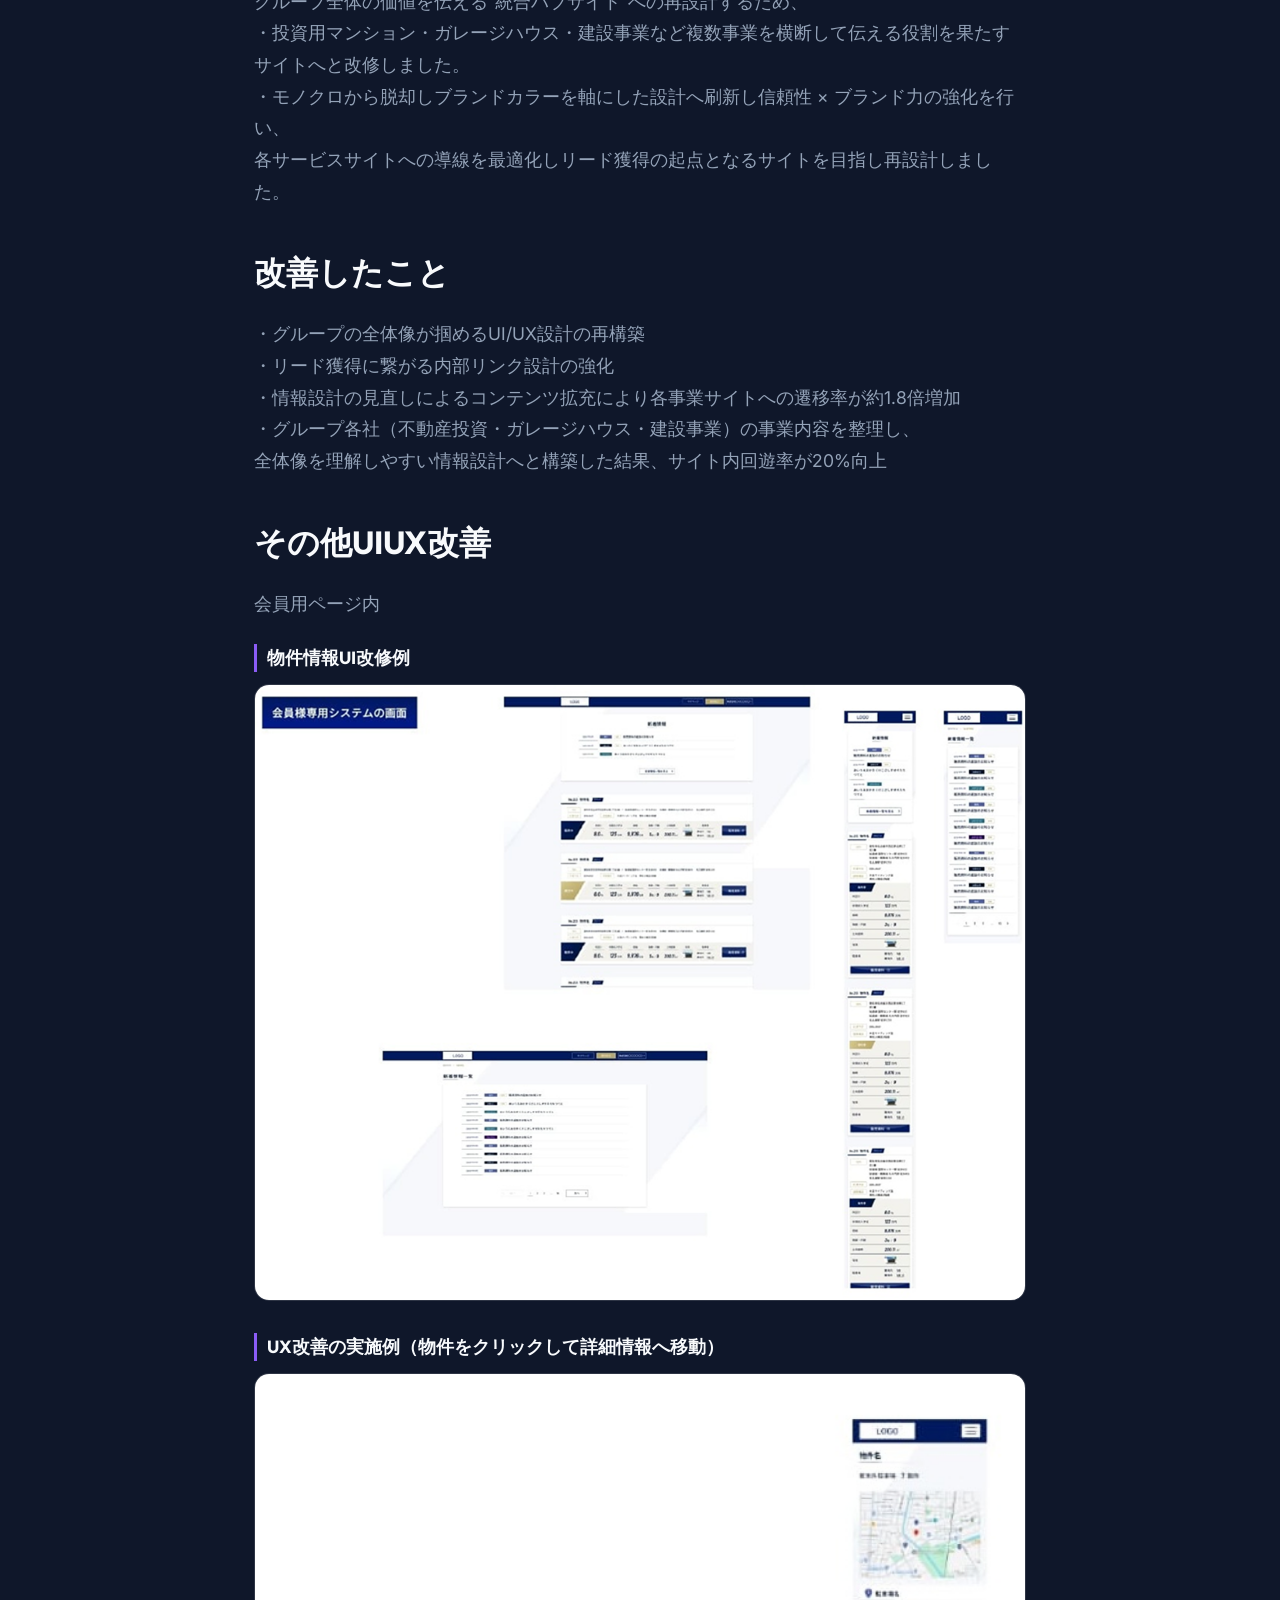
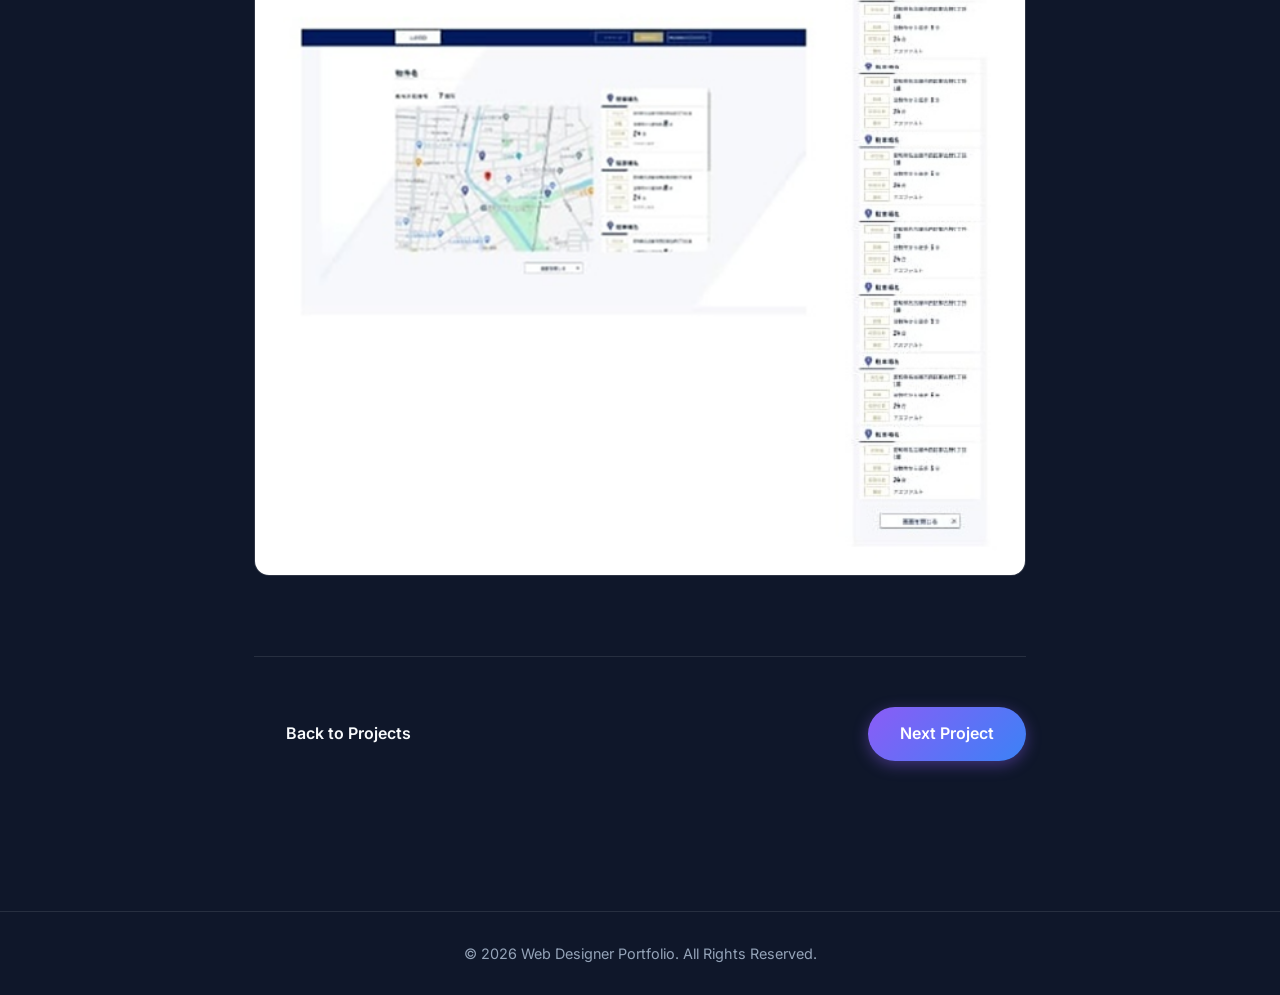
<file: project-4.html>
<!DOCTYPE html>
<html lang="ja">

<head>
    <meta charset="UTF-8">
    <meta name="viewport" content="width=device-width, initial-scale=1.0">
    <meta name="robots" content="noimageindex">
    <title>Construction company website | AT Portfolio</title>
    <!-- Google Fonts -->
    <link rel="preconnect" href="https://fonts.googleapis.com">
    <link rel="preconnect" href="https://fonts.gstatic.com" crossorigin>
    <link
        href="https://fonts.googleapis.com/css2?family=Inter:wght@400;500;600&family=Outfit:wght@500;700;900&display=swap"
        rel="stylesheet">
    <link rel="stylesheet" href="style.css">
    <link rel="stylesheet" href="project.css">
</head>

<body>
    <nav class="navbar scrolled">
        <div class="logo"><a href="index.html">AT.</a></div>
        <div class="nav-links">
            <a href="index.html#about">About</a>
            <a href="index.html#works">Works</a>
            <a href="index.html#contact">Contact</a>
        </div>
        <div class="burger">
            <div class="line1"></div>
            <div class="line2"></div>
            <div class="line3"></div>
        </div>
    </nav>

    <header class="project-hero">
        <div class="project-hero-content fade-in">
            <h1>建設会社Webサイト制作</h1>
            <p>Webサイト構築</p>
        </div>
    </header>

    <main class="project-main section-padding">
        <div class="project-cover fade-in">
            <img src="images/work4.png" alt="Dashboard Cover" class="glass">
        </div>

        <div class="project-meta glass fade-in">
            <div class="meta-item">
                <h3>内容</h3>
                <p>Webサイト制作</p>
            </div>
            <div class="meta-item">
                <h3>期間</h3>
                <p>2カ月</p>
            </div>
            <div class="meta-item">
                <h3>使用ツール</h3>
                <p>adobe (XD, Photoshop, Illustrator)</p>
            </div>
            <div class="meta-item">
                <h3>プロジェクトURL</h3>
                <p><a href="https://www.felix-group.jp" class="project-url-link">Visit Website →</a></p>
            </div>
        </div>

        <div class="project-description fade-in">
            <h2>概要</h2>
            <p>分散していた事業価値を統合し、グループ全体の価値を伝えるWebサイトに再設計</p>

            <h2 style="margin-top: 40px;">依頼背景</h2>
            <p>各事業サイトが独立しておりグループとしての一体感が弱かった<br>
                新規顧客・投資検討層に対して「何をしている会社か分かりづらい」状態</p>

            <h2 style="margin-top: 40px;">制作のポイント</h2>
            <p>グループ全体の価値を伝える“統合ハブサイト”への再設計するため、<br>
                ・投資用マンション・ガレージハウス・建設事業など複数事業を横断して伝える役割を果たすサイトへと改修しました。<br>
                ・モノクロから脱却しブランドカラーを軸にした設計へ刷新し信頼性 × ブランド力の強化を行い、<br>
                各サービスサイトへの導線を最適化しリード獲得の起点となるサイトを目指し再設計しました。</p>

            <h2 style="margin-top: 40px;">改善したこと</h2>
            <p>・グループの全体像が掴めるUI/UX設計の再構築</p>
            <p>・リード獲得に繋がる内部リンク設計の強化</p>
            <p>・情報設計の見直しによるコンテンツ拡充により各事業サイトへの遷移率が約1.8倍増加</p>
            <p>・グループ各社（不動産投資・ガレージハウス・建設事業）の事業内容を整理し、<br>
                全体像を理解しやすい情報設計へと構築した結果、サイト内回遊率が20%向上</p>

            <h2 style="margin-top: 40px;">その他UIUX改善</h2>
            <p>会員用ページ内</p>

            <div class="uiux-section">
                <div class="uiux-card">
                    <h3>物件情報UI改修例</h3>
                    <img src="images/ui.png" alt="物件情報UI改修例" class="glass">
                </div>
                <div class="uiux-card">
                    <h3>UX改善の実施例（物件をクリックして詳細情報へ移動）</h3>
                    <img src="images/ux.png" alt="UX改善の実施例（物件をクリックして詳細情報へ移動）" class="glass">
                </div>
            </div>
        </div>

        <div class="project-nav fade-in">
            <a href="index.html#works" class="btn">Back to Projects</a>
            <a href="project-5.html" class="btn primary-btn">Next Project</a>
        </div>
    </main>

    <footer>
        <p>© 2026 Web Designer Portfolio. All Rights Reserved.</p>
    </footer>

    <script src="script.js"></script>
</body>

</html>
</file>
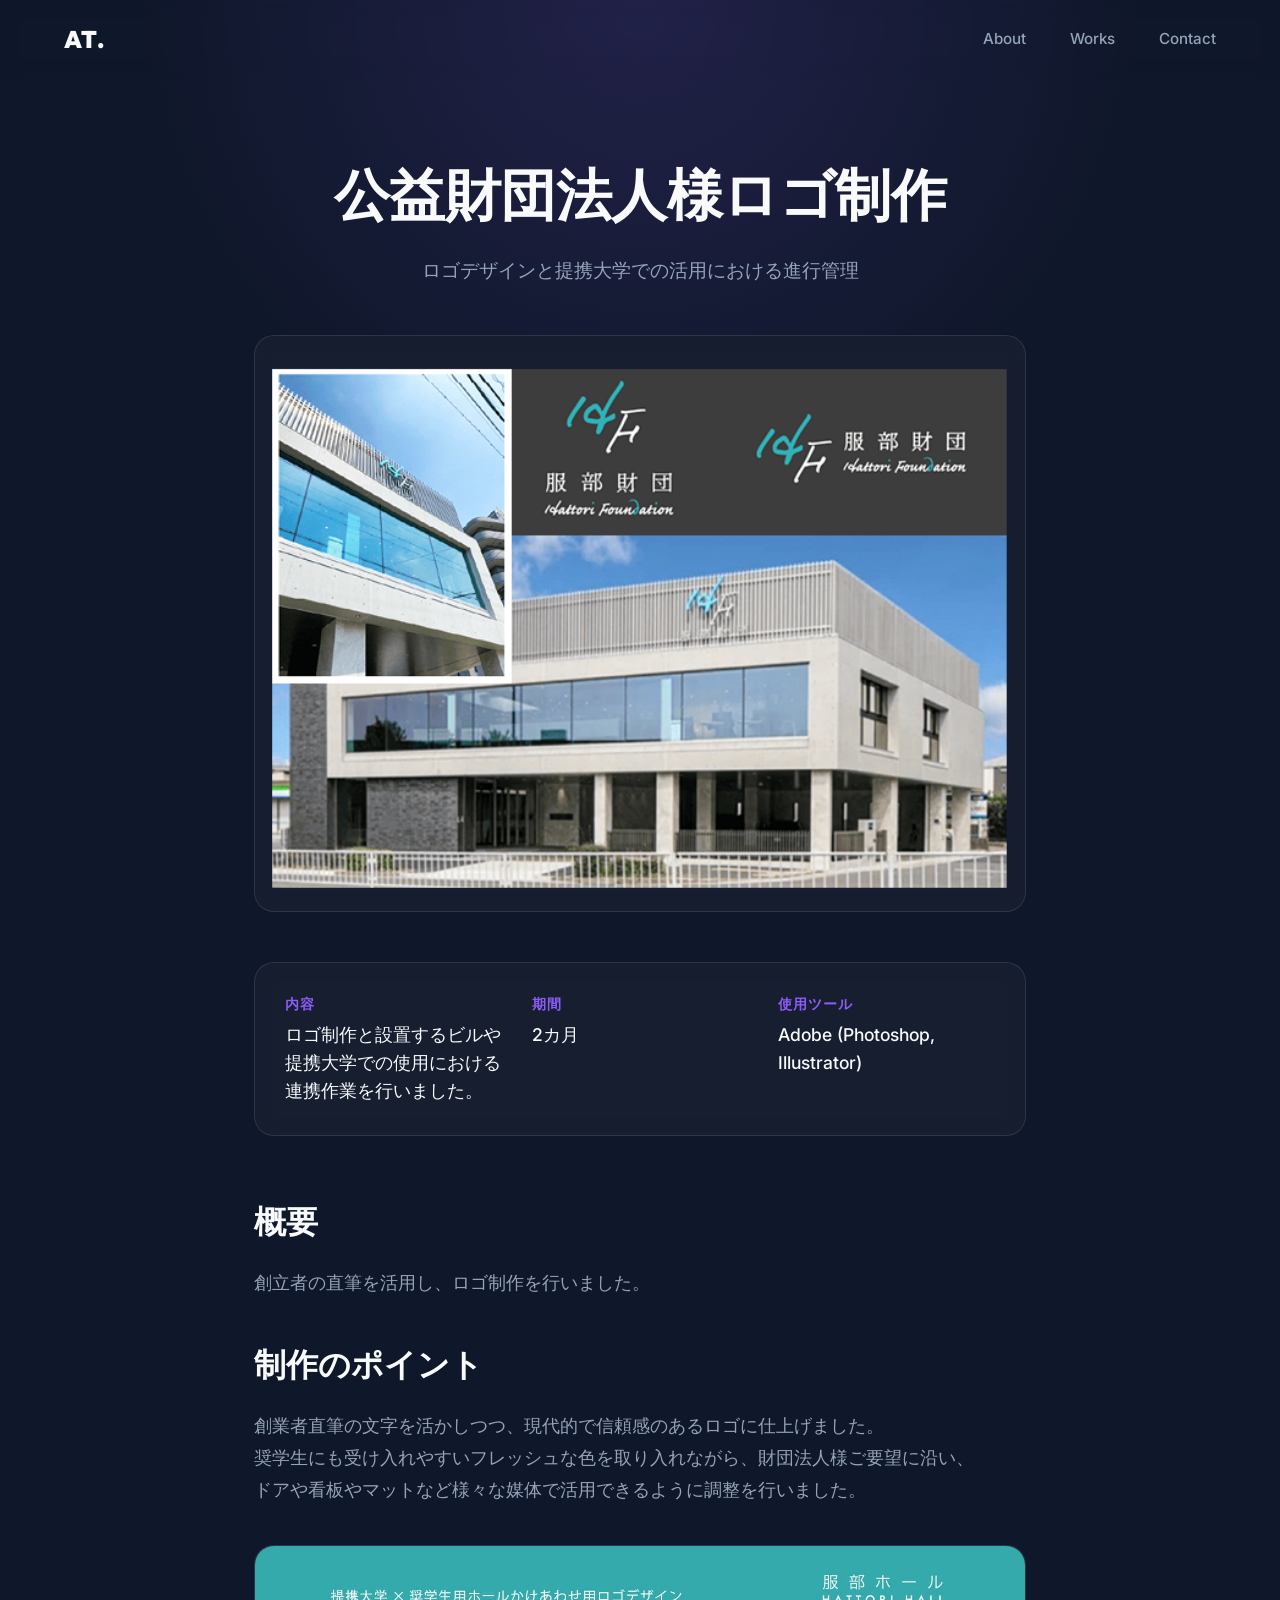
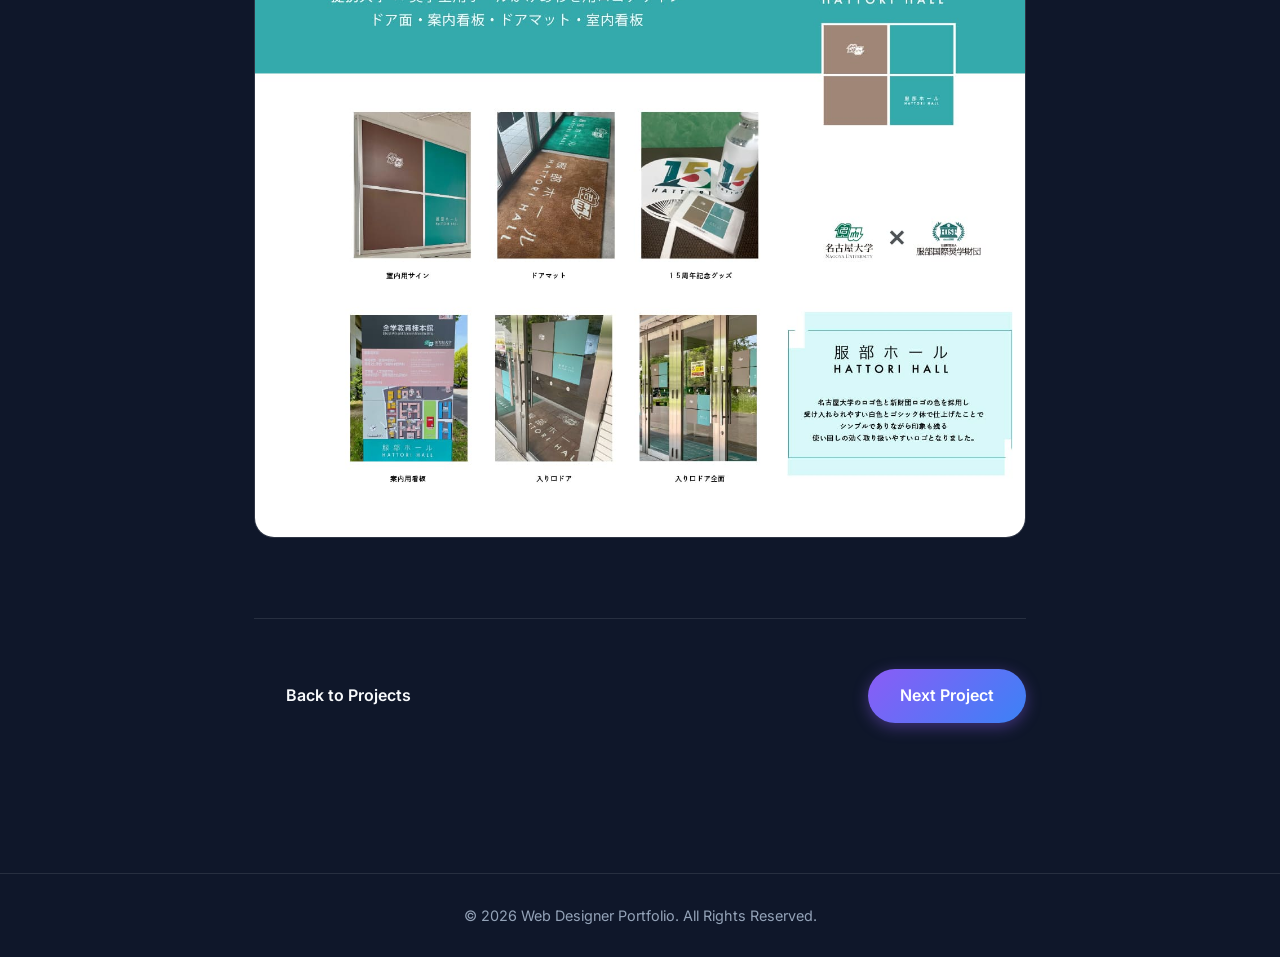
<file: project-5.html>
<!DOCTYPE html>
<html lang="ja">

<head>
    <meta charset="UTF-8">
    <meta name="viewport" content="width=device-width, initial-scale=1.0">
    <meta name="robots" content="noimageindex">
    <title>logo design | Web Designer Portfolio</title>
    <!-- Google Fonts -->
    <link rel="preconnect" href="https://fonts.googleapis.com">
    <link rel="preconnect" href="https://fonts.gstatic.com" crossorigin>
    <link
        href="https://fonts.googleapis.com/css2?family=Inter:wght@400;500;600&family=Outfit:wght@500;700;900&display=swap"
        rel="stylesheet">
    <link rel="stylesheet" href="style.css">
    <link rel="stylesheet" href="project.css">
</head>

<body>
    <nav class="navbar scrolled">
        <div class="logo"><a href="index.html">AT.</a></div>
        <div class="nav-links">
            <a href="index.html#about">About</a>
            <a href="index.html#works">Works</a>
            <a href="index.html#contact">Contact</a>
        </div>
        <div class="burger">
            <div class="line1"></div>
            <div class="line2"></div>
            <div class="line3"></div>
        </div>
    </nav>

    <header class="project-hero">
        <div class="project-hero-content fade-in">
            <h1>公益財団法人様ロゴ制作</h1>
            <p>ロゴデザインと提携大学での活用における進行管理</p>
        </div>
    </header>

    <main class="project-main section-padding">
        <div class="project-cover fade-in">
            <img src="images/work5.png" alt="Dashboard Cover" class="glass">
        </div>

        <div class="project-meta glass fade-in">
            <div class="meta-item">
                <h3>内容</h3>
                <p>ロゴ制作と設置するビルや提携大学での使用における連携作業を行いました。</p>
            </div>
            <div class="meta-item">
                <h3>期間</h3>
                <p>2カ月</p>
            </div>
            <div class="meta-item">
                <h3>使用ツール</h3>
                <p>Adobe (Photoshop, Illustrator)</p>
            </div>
            <!-- <div class="meta-item">
                <h3>プロジェクトURL</h3>
                <p><a href="#" class="project-url-link">Visit Website →</a></p>
            </div> -->
        </div>

        <div class="project-description fade-in">
            <h2>概要</h2>
            <p>創立者の直筆を活用し、ロゴ制作を行いました。</p>

            <h2 style="margin-top: 40px;">制作のポイント</h2>
            <p>創業者直筆の文字を活かしつつ、現代的で信頼感のあるロゴに仕上げました。<br>
                奨学生にも受け入れやすいフレッシュな色を取り入れながら、財団法人様ご要望に沿い、<br>
                ドアや看板やマットなど様々な媒体で活用できるように調整を行いました。</p>
        </div>

        <div class="project-cover fade-in" style="margin-top: 40px;">
            <img src="images/hf2.jpg" alt="ロゴ展開例" class="glass">
        </div>

        <div class="project-nav fade-in">
            <a href="index.html#works" class="btn">Back to Projects</a>
            <a href="project-1.html" class="btn primary-btn">Next Project</a>
        </div>
    </main>

    <footer>
        <p>© 2026 Web Designer Portfolio. All Rights Reserved.</p>
    </footer>

    <script src="script.js"></script>
</body>

</html>
</file>
<file: style.css>
/* ====================================================
   Variables & Reset
   ==================================================== */
:root {
    --bg-color: #0f172a;
    --text-primary: #f8fafc;
    --text-sec: #94a3b8;
    --accent-1: #8b5cf6;
    --accent-2: #3b82f6;
    --glass-bg: rgba(255, 255, 255, 0.03);
    --glass-border: rgba(255, 255, 255, 0.1);
    
    --font-heading: 'Outfit', sans-serif;
    --font-body: 'Inter', sans-serif;
}

* { margin: 0; padding: 0; box-sizing: border-box; }
html { scroll-behavior: smooth; }

body {
    background-color: var(--bg-color);
    color: var(--text-primary);
    font-family: var(--font-body);
    line-height: 1.6;
    overflow-x: hidden;
}

/* ====================================================
   Typography & Utilities
   ==================================================== */
h1, h2, h3 { font-family: var(--font-heading); }
a { text-decoration: none; color: inherit; }

.section-padding { padding: 100px 5%; }

.fade-in {
    opacity: 0;
    transform: translateY(30px);
    transition: opacity 0.8s ease, transform 0.8s ease;
}
.fade-in.appear {
    opacity: 1;
    transform: translateY(0);
}

.highlight {
    background: linear-gradient(135deg, var(--accent-1), var(--accent-2));
    -webkit-background-clip: text;
    background-clip: text;
    -webkit-text-fill-color: transparent;
}

.btn {
    display: inline-block;
    padding: 14px 32px;
    border-radius: 30px;
    font-weight: 600;
    transition: all 0.3s ease;
    cursor: pointer;
}

.primary-btn {
    background: linear-gradient(135deg, var(--accent-1), var(--accent-2));
    color: #fff;
    box-shadow: 0 4px 15px rgba(139, 92, 246, 0.4);
}
.primary-btn:hover {
    transform: translateY(-2px);
    box-shadow: 0 6px 20px rgba(139, 92, 246, 0.6);
}

/* Glassmorphism */
.glass {
    background: var(--glass-bg);
    backdrop-filter: blur(10px);
    -webkit-backdrop-filter: blur(10px);
    border: 1px solid var(--glass-border);
    border-radius: 20px;
}

/* ====================================================
   Navbar
   ==================================================== */
.navbar {
    position: fixed;
    top: 0; left: 0; right: 0;
    padding: 20px 5%;
    display: flex;
    justify-content: space-between;
    align-items: center;
    z-index: 100;
    backdrop-filter: blur(10px);
    -webkit-backdrop-filter: blur(10px);
    transition: background 0.3s ease;
}
.navbar.scrolled {
    background: rgba(15, 23, 42, 0.8);
    border-bottom: 1px solid var(--glass-border);
}

.logo { font-family: var(--font-heading); font-size: 1.5rem; font-weight: 900; letter-spacing: 1px; }

.nav-links a {
    margin-left: 40px;
    font-size: 0.95rem;
    font-weight: 500;
    transition: color 0.3s ease;
    color: var(--text-sec);
}
.nav-links a:hover { color: var(--text-primary); }

.burger { display: none; cursor: pointer; }
.burger div { width: 25px; height: 2px; background-color: #fff; margin: 5px; transition: 0.3s; }

/* ====================================================
   Hero Section
   ==================================================== */
.hero {
    height: 100vh;
    display: flex;
    align-items: center;
    justify-content: space-around;
    padding: 0 5%;
    position: relative;
    overflow: hidden;
}
/* Abstract BG */
.hero::before {
    content: '';
    position: absolute;
    top: -10%; right: -10%;
    width: 600px; height: 600px;
    background: var(--accent-1);
    filter: blur(150px);
    opacity: 0.3;
    border-radius: 50%;
    z-index: -1;
}

.hero-content { flex: 1; z-index: 2; max-width: 600px; }
.hero-title { font-size: 4.5rem; line-height: 1.1; margin-bottom: 20px; letter-spacing: -1px; }
.hero-subtitle { font-size: 1.2rem; color: var(--text-sec); margin-bottom: 40px; }

.hero-image { flex: 1; display: flex; justify-content: center; align-items: center; z-index: 2; }
.hero-image-wrapper {
    width: 380px; height: 380px;
    border-radius: 30% 70% 70% 30% / 30% 30% 70% 70%;
    overflow: hidden;
    position: relative;
    animation: floating-blob 8s ease-in-out infinite alternate;
}
.hero-image-wrapper.glow {
    box-shadow: 0 0 40px rgba(139, 92, 246, 0.4);
}
.hero-image img {
    width: 100%; height: 100%; object-fit: cover;
}

@keyframes floating-blob {
    0%   { border-radius: 30% 70% 70% 30% / 30% 30% 70% 70%; transform: translateY(0); }
    100% { border-radius: 50% 50% 30% 70% / 50% 70% 30% 50%; transform: translateY(-20px); }
}

/* ====================================================
   About Section
   ==================================================== */
.section-header { margin-bottom: 50px; text-align: center; }
.section-header h2 { font-size: 2.5rem; margin-bottom: 10px; }
.divider { width: 50px; height: 4px; background: linear-gradient(90deg, var(--accent-1), var(--accent-2)); margin: 0 auto; border-radius: 2px; }

.about-grid { display: grid; grid-template-columns: 1fr 1fr; gap: 50px; align-items: center; max-width: 1000px; margin: 0 auto; }
.about-text { font-size: 1.1rem; color: var(--text-sec); }
.skills { display: flex; flex-wrap: wrap; gap: 10px; margin-top: 20px; }
.skill-tag {
    background: rgba(139, 92, 246, 0.1);
    color: #c4b5fd;
    padding: 8px 16px;
    border-radius: 20px;
    font-size: 0.9rem;
    font-weight: 500;
    border: 1px solid rgba(139, 92, 246, 0.2);
    transition: all 0.3s ease;
}
.skill-tag:hover { background: rgba(139, 92, 246, 0.2); transform: translateY(-2px); }

/* ====================================================
   Works Section
   ==================================================== */
.works-grid { display: grid; grid-template-columns: repeat(auto-fit, minmax(320px, 1fr)); gap: 40px; max-width: 1000px; margin: 0 auto; }
.work-card { overflow: hidden; transition: transform 0.4s ease; }
.work-card:hover { transform: translateY(-10px); }

.work-link { display: block; width: 100%; text-decoration: none; color: inherit; }

.work-img { position: relative; overflow: hidden; aspect-ratio: 4/3; }
.work-img img { width: 100%; height: 100%; object-fit: cover; transition: transform 0.6s ease; }
.work-card:hover .work-img img { transform: scale(1.05); }

.work-overlay {
    position: absolute; inset: 0;
    background: rgba(15, 23, 42, 0.6);
    display: flex; justify-content: center; align-items: center;
    opacity: 0; transition: opacity 0.3s ease;
}
.work-card:hover .work-overlay { opacity: 1; }

.btn-sm {
    background: #fff; color: var(--bg-color);
    padding: 10px 24px; border-radius: 24px; font-weight: 600; font-size: 0.9rem;
    display: inline-block;
    box-shadow: 0 4px 15px rgba(0,0,0,0.2);
}

.work-info { padding: 25px; border-top: 1px solid var(--glass-border); }
.work-info h3 { font-size: 1.3rem; margin-bottom: 5px; }
.work-info p { color: var(--text-sec); font-size: 0.95rem; }

/* No-hover variant */
.work-card.no-hover { cursor: default; }
.work-card.no-hover:hover { transform: none; }
.work-card.no-hover:hover .work-img img { transform: none; }

/* ====================================================
   Contact & Footer
   ==================================================== */
.contact-card {
    max-width: 700px; margin: 0 auto;
    text-align: center; padding: 60px 40px;
}
.contact-card h2 { font-size: 2.5rem; margin-bottom: 15px; font-family: var(--font-heading); }
.contact-card p { color: var(--text-sec); margin-bottom: 30px; font-size: 1.1rem; }

footer { text-align: center; padding: 30px; border-top: 1px solid var(--glass-border); color: var(--text-sec); font-size: 0.9rem; margin-top: 50px; }

/* ====================================================
   Responsive
   ==================================================== */
@media screen and (max-width: 1024px) {
    .hero-title { font-size: 3.5rem; }
    .hero-image-wrapper { width: 300px; height: 300px; }
}

@media screen and (max-width: 768px) {
    .nav-links {
        position: absolute; right: 0; top: 70px;
        background: rgba(15, 23, 42, 0.95);
        backdrop-filter: blur(10px);
        border-bottom: 1px solid var(--glass-border);
        flex-direction: column; width: 100%; text-align: center;
        transform: translateY(-150%); transition: transform 0.4s ease; z-index: -1; padding-bottom: 20px;
    }
    .nav-links.nav-active { transform: translateY(0); box-shadow: 0 10px 20px rgba(0,0,0,0.3); }
    .nav-links a { margin: 20px 0; display: block; margin-left: 0; }
    
    .burger { display: block; }
    
    .hero { flex-direction: column; justify-content: center; text-align: center; padding-top: 120px; }
    .hero-title { font-size: 3rem; margin-top: 30px; }
    .hero-image { order: -1; margin-bottom: 20px; }
    
    .about-grid { grid-template-columns: 1fr; gap: 30px; }

    /* Work Card SP visibility */
    .work-overlay {
        opacity: 0.45; /* SPではデフォルトでうっすら表示 */
    }
    .work-card:hover .work-overlay {
        opacity: 1;
    }
}
</file>
<file: project.css>
/* ====================================================
   Project Detail Pages Enhancements
   ==================================================== */

.navbar.scrolled .logo a {
    color: var(--text-primary);
}

.project-hero {
    padding-top: 150px;
    padding-bottom: 50px;
    text-align: center;
    background: radial-gradient(circle at 50% 0%, rgba(139, 92, 246, 0.15), transparent 70%);
}

.project-hero h1 {
    font-size: 3.5rem;
    margin-bottom: 15px;
    font-family: var(--font-heading);
    letter-spacing: -0.5px;
}

.project-hero p {
    font-size: 1.2rem;
    color: var(--text-sec);
}

.project-main {
    max-width: 900px;
    margin: 0 auto;
    padding-top: 0;
}

.project-cover {
    width: 100%;
    margin-bottom: 50px;
}

.project-cover img {
    width: 100%;
    border-radius: 20px;
    display: block;
}

.project-meta {
    display: grid;
    grid-template-columns: repeat(auto-fit, minmax(200px, 1fr));
    gap: 30px;
    padding: 30px;
    margin-bottom: 60px;
    border-radius: 20px;
}

.meta-item h3 {
    font-size: 0.9rem;
    color: var(--accent-1);
    text-transform: uppercase;
    letter-spacing: 1px;
    margin-bottom: 5px;
}

.meta-item p {
    font-weight: 500;
    font-size: 1.1rem;
}

.project-url-link {
    color: var(--accent-1);
    font-weight: 600;
    text-decoration: none;
    position: relative;
    transition: all 0.3s ease;
    display: inline-block;
}

.project-url-link::after {
    content: '';
    position: absolute;
    width: 100%;
    height: 1px;
    bottom: -2px;
    left: 0;
    background: linear-gradient(90deg, var(--accent-1), var(--accent-2));
    transform: scaleX(0);
    transform-origin: right;
    transition: transform 0.4s ease;
}

.project-url-link:hover {
    color: var(--text-primary);
    transform: translateX(5px);
}

.project-url-link:hover::after {
    transform: scaleX(1);
    transform-origin: left;
}

.project-description h2 {
    font-size: 2rem;
    margin-bottom: 20px;
    font-family: var(--font-heading);
}

.project-description p {
    color: var(--text-sec);
    font-size: 1.1rem;
    line-height: 1.8;
}

.project-nav {
    display: flex;
    justify-content: space-between;
    margin-top: 80px;
    border-top: 1px solid var(--glass-border);
    padding-top: 50px;
    flex-wrap: wrap;
    gap: 20px;
}

@media screen and (max-width: 768px) {
    .project-hero h1 { font-size: 2.5rem; }
    .project-hero { padding-top: 120px; padding-bottom: 30px; }
    .project-nav { flex-direction: column; text-align: center; }
}

/* ====================================================
   Image Gallery Section
   ==================================================== */
.project-gallery {
    padding: 30px;
    margin-bottom: 60px;
    border-radius: 20px;
    display: flex;
    flex-direction: column;
    gap: 20px;
}

.gallery-main {
    width: 100%;
    border-radius: 15px;
    overflow: hidden;
    background: rgba(0, 0, 0, 0.2);
}

.gallery-main img {
    width: 100%;
    height: auto;
    display: block;
    border-radius: 15px;
    transition: opacity 0.25s ease;
}

.gallery-thumbnails-wrapper {
    position: relative;
    width: 100%;
}

.thumbnails-viewport {
    overflow: hidden;
    width: 100%;
}

.thumbnails-track {
    display: flex;
    gap: 15px;
    transition: transform 0.3s cubic-bezier(0.4, 0, 0.2, 1);
}

.thumbnail {
    width: 30%;
    flex: 0 0 calc((100% - (4 * 15px)) / 5);
    aspect-ratio: 16 / 9;
    object-fit: cover;
    border-radius: 10px;
    cursor: pointer;
    opacity: 0.6;
    border: 2px solid transparent;
    transition: all 0.3s ease;
}

.thumbnail:hover {
    opacity: 1;
    transform: translateY(-2px);
}

.thumbnail.active {
    opacity: 1;
    border-color: var(--accent-1);
    box-shadow: 0 0 12px rgba(139, 92, 246, 0.4);
}

.nav-btn {
    position: absolute;
    top: 50%;
    transform: translateY(-50%);
    background: rgba(15, 23, 42, 0.7);
    backdrop-filter: blur(8px);
    -webkit-backdrop-filter: blur(8px);
    border: 1px solid rgba(255, 255, 255, 0.15);
    width: 40px;
    height: 40px;
    border-radius: 50%;
    display: flex;
    align-items: center;
    justify-content: center;
    cursor: pointer;
    color: var(--text-primary);
    transition: all 0.3s cubic-bezier(0.4, 0, 0.2, 1);
    z-index: 10;
    padding: 0;
    box-shadow: 0 4px 15px rgba(0, 0, 0, 0.3);
}

.prev-btn {
    left: -20px;
}

.next-btn {
    right: -20px;
}

.nav-btn:not(:disabled):hover {
    background: var(--accent-1);
    border-color: transparent;
    box-shadow: 0 4px 15px rgba(139, 92, 246, 0.5);
    transform: translateY(-50%) scale(1.08);
}

.nav-btn:disabled {
    opacity: 0.3;
    cursor: not-allowed;
}

@media screen and (max-width: 768px) {
    .project-gallery {
        padding: 15px;
        margin-bottom: 40px;
        gap: 12px;
    }
    .thumbnails-track {
        gap: 8px;
    }
    .thumbnail {
        flex: 0 0 calc((100% - (2 * 8px)) / 3);
        border-radius: 6px;
    }
    .nav-btn {
        width: 34px;
        height: 34px;
    }
    .nav-btn svg {
        width: 18px;
        height: 18px;
    }
    .prev-btn {
        left: 5px;
    }
    .next-btn {
        right: 5px;
    }
    .nav-btn:not(:disabled):hover {
        transform: translateY(-50%) scale(1.05);
    }
}

/* ====================================================
   Improvements & KPI Sections
   ==================================================== */
.improvement-section-title {
    font-size: 1.6rem;
    font-family: var(--font-heading);
    color: var(--text-primary);
    margin-bottom: 25px;
    padding-left: 15px;
    border-left: 4px solid var(--accent-1);
    display: flex;
    align-items: center;
}

.improvement-grid {
    display: flex;
    flex-direction: column;
    gap: 25px;
    margin-bottom: 50px;
}

.improvement-card {
    padding: 25px 30px;
    border-radius: 16px;
    position: relative;
    overflow: hidden;
}

.improvement-header, .kpi-header {
    display: flex;
    align-items: center;
    gap: 10px;
    margin-bottom: 18px;
}

.card-num, .kpi-num {
    font-family: var(--font-heading);
    font-weight: 700;
    font-size: 1.1rem;
    color: #ffffff;
    line-height: 1;
    flex-shrink: 0;
}


.improvement-card h4, .kpi-header h4 {
    font-size: 1.25rem;
    color: var(--text-primary);
    margin: 0;
    font-weight: 600;
}

.kpi-header h4 {
    font-size: 1.1rem;
}


.before-after-container {
    display: grid;
    grid-template-columns: 1fr 1fr;
    gap: 15px;
    margin-bottom: 18px;
}

.ba-box {
    background: rgba(15, 23, 42, 0.5);
    border-radius: 12px;
    padding: 16px 18px;
    border: 1px solid rgba(255, 255, 255, 0.05);
}

.ba-box.after {
    background: rgba(16, 185, 129, 0.03);
}

.ba-badge {
    display: inline-block;
    font-size: 0.75rem;
    font-weight: 700;
    text-transform: uppercase;
    letter-spacing: 1px;
    padding: 2px 8px;
    border-radius: 4px;
    margin-bottom: 10px;
}

.ba-box.before .ba-badge {
    background: rgba(244, 63, 94, 0.15);
    color: #fb7185;
}

.ba-box.after .ba-badge {
    background: rgba(16, 185, 129, 0.15);
    color: #34d399;
}

.ba-box ul {
    list-style: none;
    padding: 0;
    margin: 0;
}

.ba-box ul li {
    font-size: 0.95rem;
    color: var(--text-sec);
    line-height: 1.6;
    position: relative;
    padding-left: 14px;
}

.ba-box ul li::before {
    content: "•";
    position: absolute;
    left: 0;
    color: rgba(255, 255, 255, 0.3);
}

.ba-box.after ul li::before {
    color: #34d399;
}

.improvement-point {
    display: inline-flex;
    align-items: center;
    gap: 12px;
    font-size: 0.95rem;
    flex-wrap: wrap;
}

.point-icon {
    width: 14px;
    height: 14px;
    flex-shrink: 0;
    display: inline-block;
    vertical-align: middle;
}

.point-label {
    display: inline-flex;
    align-items: center;
    gap: 4px;
    background: linear-gradient(135deg, rgba(139, 92, 246, 0.15), rgba(59, 130, 246, 0.15));
    border: 1px solid rgba(139, 92, 246, 0.3);
    padding: 6px 14px;
    border-radius: 20px;
    font-weight: 700;
    color: var(--text-primary);
    font-size: 0.85rem;
}

.point-text {
    font-weight: 600;
    color: var(--text-primary);
}


/* KPI Grid & Cards */
.kpi-grid {
    display: grid;
    grid-template-columns: repeat(auto-fit, minmax(260px, 1fr));
    gap: 20px;
    margin-bottom: 40px;
}

.kpi-card {
    padding: 24px;
    border-radius: 16px;
    display: flex;
    flex-direction: column;
    justify-content: space-between;
}


.kpi-highlight-result {
    margin-bottom: 18px;
    padding: 12px 14px;
    background: rgba(15, 23, 42, 0.6);
    border-radius: 10px;
    border: 1px solid rgba(255, 255, 255, 0.05);
}

.kpi-highlight-label {
    display: block;
    font-size: 0.8rem;
    color: var(--text-sec);
    margin-bottom: 4px;
}

.kpi-highlight-stat {
    font-size: 1.5rem;
    font-weight: 700;
    font-family: var(--font-heading);
    display: block;
}

.kpi-subtext {
    font-size: 0.85rem;
    font-weight: normal;
    color: var(--text-sec);
}

.kpi-comparison {
    display: flex;
    flex-direction: column;
    gap: 8px;
}

.kpi-comp-item {
    display: flex;
    align-items: center;
    gap: 10px;
    font-size: 0.88rem;
}

.kpi-tag {
    font-size: 0.7rem;
    font-weight: 700;
    padding: 1px 6px;
    border-radius: 4px;
    min-width: 45px;
    text-align: center;
}

.kpi-comp-item.before .kpi-tag {
    background: rgba(244, 63, 94, 0.15);
    color: #fb7185;
}

.kpi-comp-item.after .kpi-tag {
    background: rgba(16, 185, 129, 0.15);
    color: #34d399;
}

.kpi-comp-item p {
    color: var(--text-sec);
    margin: 0;
    font-size: 0.88rem;
}

@media screen and (max-width: 768px) {
    .before-after-container {
        grid-template-columns: 1fr;
    }
    .improvement-card {
        padding: 20px 18px;
    }
    .kpi-grid {
        grid-template-columns: 1fr;
    }
}


/* ====================================================
   UIUX Improvements Section
   ==================================================== */
.uiux-section {
    margin-top: 24px;
    display: flex;
    flex-direction: column;
    gap: 32px;
}
.uiux-card h3 {
    font-size: 1.1rem;
    margin-bottom: 12px;
    color: var(--text-primary);
    border-left: 3px solid var(--accent-1);
    padding-left: 10px;
}
.uiux-card img {
    width: 100%;
    border-radius: 15px;
    display: block;
}
</file>
